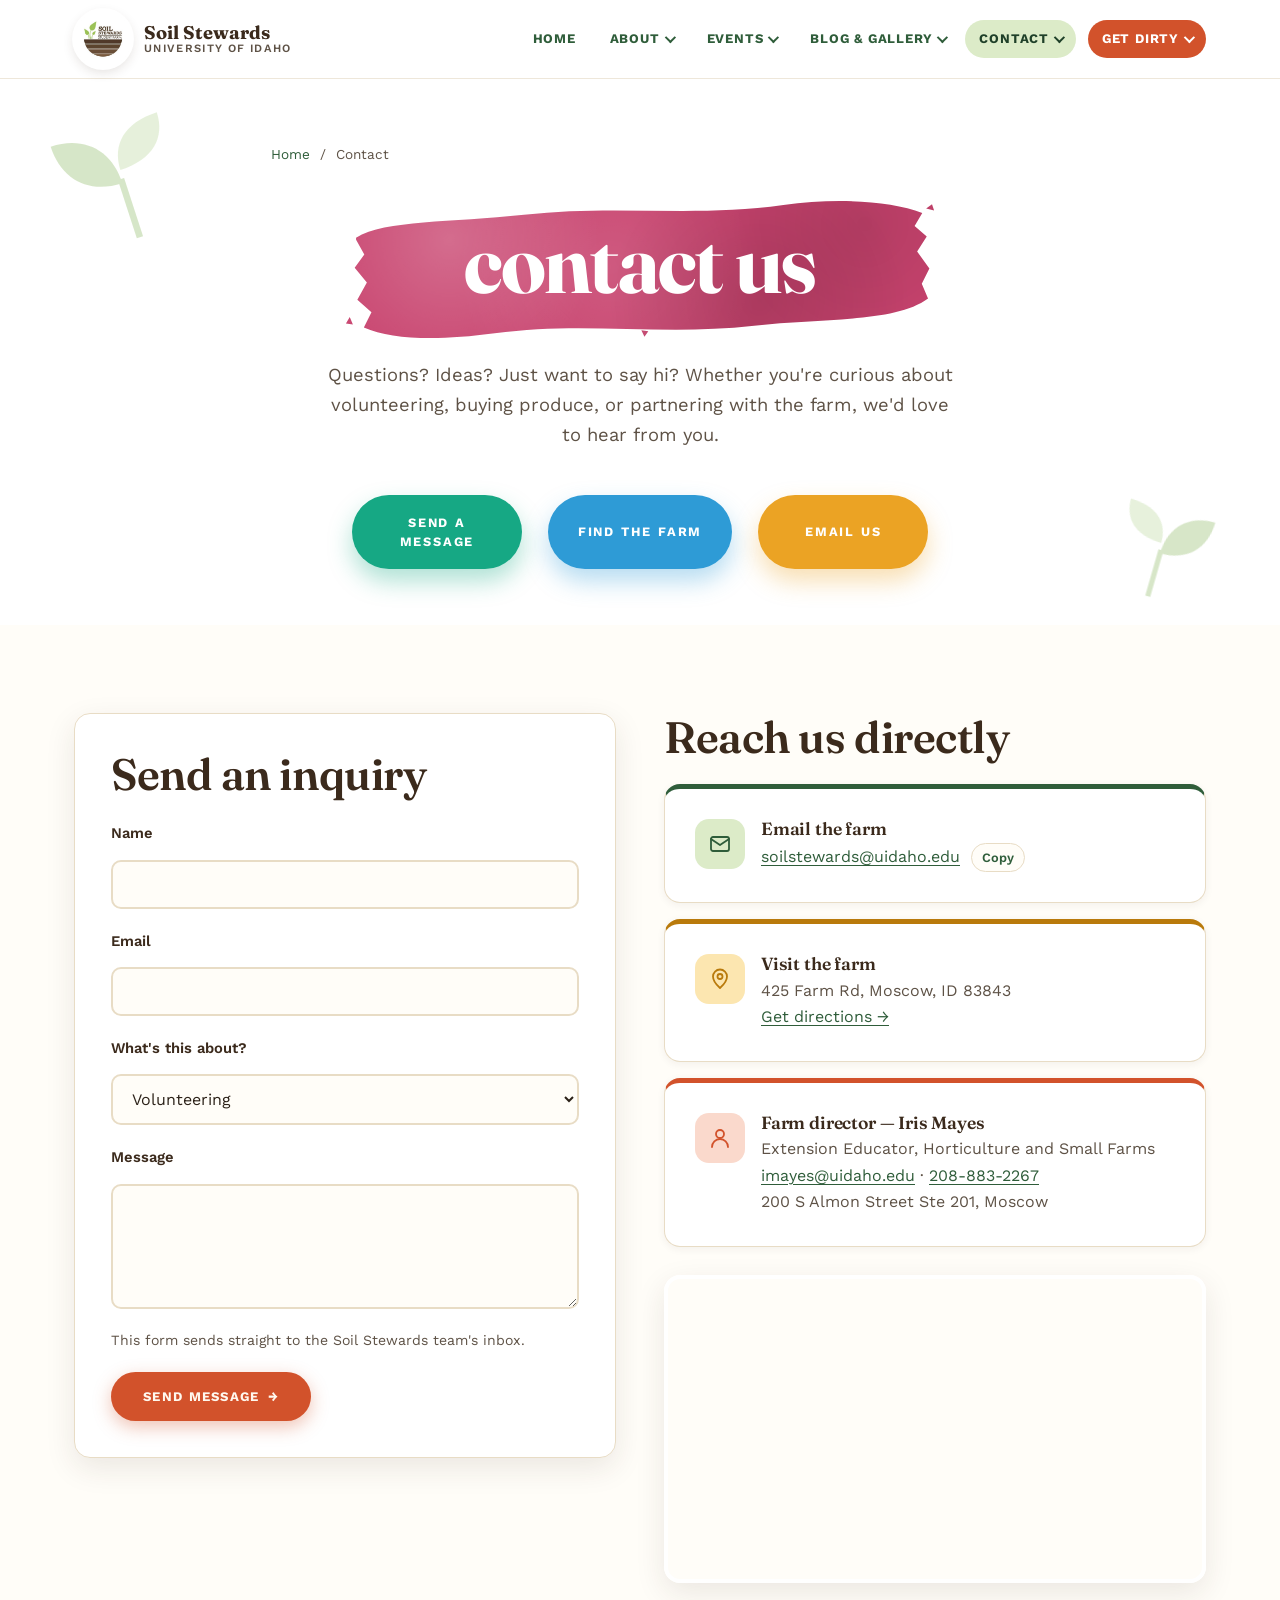
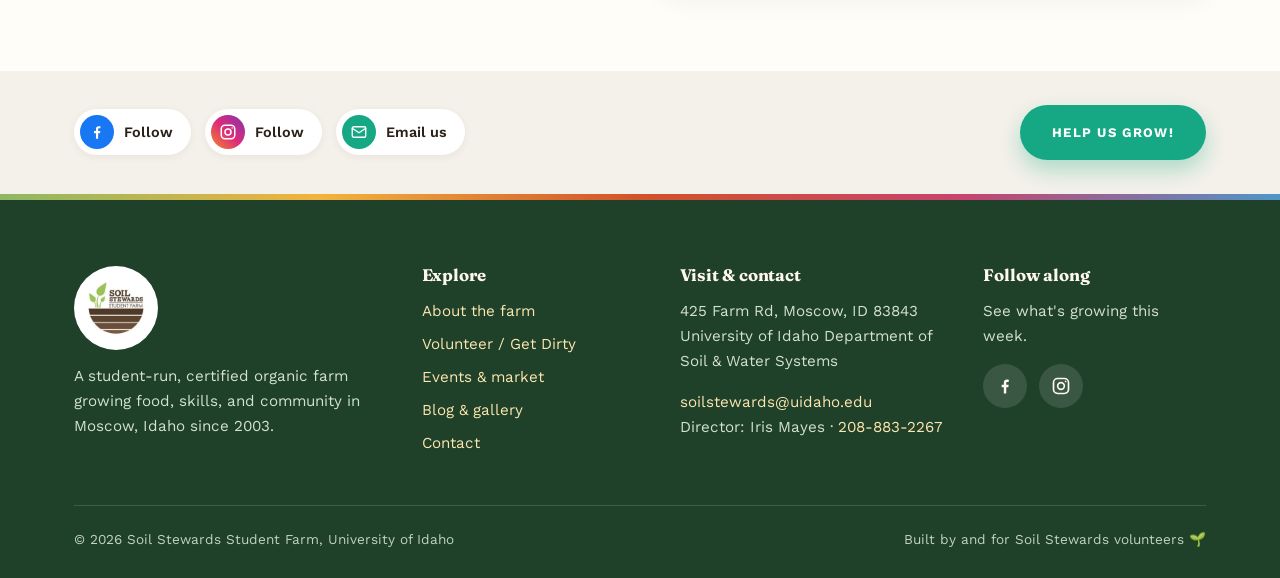
<file: contact.html>
<!DOCTYPE html>
<html lang="en">
<head>
<meta charset="UTF-8">
<meta name="viewport" content="width=device-width, initial-scale=1.0">
<title>Contact | Soil Stewards Farm</title>
<meta name="description" content="Get in touch with the Soil Stewards student farm about volunteering, produce, media, or partnerships.">
<meta name="theme-color" content="#2F5D3A">
<link rel="preconnect" href="https://fonts.googleapis.com">
<link rel="preconnect" href="https://fonts.gstatic.com" crossorigin>
<link href="https://fonts.googleapis.com/css2?family=Fraunces:ital,opsz,wght@0,9..144,500;0,9..144,600;0,9..144,700;1,9..144,600&family=Work+Sans:wght@400;500;600;700&display=swap" rel="stylesheet">
<link rel="stylesheet" href="css/styles.css">
<link rel="icon" href="assets/logo.png">
<script>document.documentElement.classList.add("js");</script>
</head>
<body>

<header class="site-header">
  <div class="nav-row wrap">
    <a href="index.html" class="brand">
      <img src="assets/logo.png" alt="Soil Stewards Student Farm logo" class="brand-mark-img">
      <span class="brand-text">
        <span class="name">Soil Stewards</span>
        <span class="sub">UNIVERSITY OF IDAHO</span>
      </span>
    </a>
    <button class="nav-toggle" aria-label="Toggle menu" aria-controls="main-nav"><span></span><span></span><span></span></button>
    <nav class="main-nav" id="main-nav" aria-label="Main">
      <ul>
        <li><a href="index.html">Home</a></li>
        <li class="has-sub">
          <a href="about.html">About</a>
          <button class="sub-toggle" aria-label="Show About links" aria-expanded="false"></button>
          <ul class="submenu">
            <li><a href="about.html#story">Our story</a></li>
            <li><a href="about.html#timeline">Timeline</a></li>
            <li><a href="about.html#next">What's growing next</a></li>
            <li><a href="about.html#director">Farm director</a></li>
            <li><a href="about.html#videos">Life at the farm</a></li>
          </ul>
        </li>
        <li class="has-sub">
          <a href="events.html">Events</a>
          <button class="sub-toggle" aria-label="Show Events links" aria-expanded="false"></button>
          <ul class="submenu">
            <li><a href="events.html#weekly">Tuesday Market</a></li>
            <li><a href="events.html#weekly">Get Dirty Farm School</a></li>
            <li><a href="events.html#calendar">Upcoming calendar</a></li>
          </ul>
        </li>
        <li class="has-sub">
          <a href="blog.html">Blog &amp; Gallery</a>
          <button class="sub-toggle" aria-label="Show Blog &amp; Gallery links" aria-expanded="false"></button>
          <ul class="submenu">
            <li><a href="blog.html#gallery">Photo &amp; video gallery</a></li>
            <li><a href="blog.html#journal">Farm journal</a></li>
          </ul>
        </li>
        <li class="has-sub">
          <a href="contact.html" class="active" aria-current="page">Contact</a>
          <button class="sub-toggle" aria-label="Show Contact links" aria-expanded="false"></button>
          <ul class="submenu">
            <li><a href="contact.html#inquiry">Send a message</a></li>
            <li><a href="contact.html#visit">Find the farm</a></li>
          </ul>
        </li>
        <li class="has-sub">
          <a href="volunteer.html" class="nav-cta">Get Dirty</a>
          <button class="sub-toggle" aria-label="Show Get Dirty links" aria-expanded="false"></button>
          <ul class="submenu">
            <li><a href="volunteer.html#how">How it works</a></li>
            <li><a href="volunteer.html#programs">Sessions &amp; work-for-share</a></li>
            <li><a href="volunteer.html#signup">Volunteer sign-up</a></li>
            <li><a href="volunteer.html#faq">FAQ</a></li>
          </ul>
        </li>
      </ul>
    </nav>
  </div>
</header>

<section class="title-hero">
  <div class="wrap">
    <p class="crumbs"><a href="index.html">Home</a> &nbsp;/&nbsp; Contact</p>
    <h1 class="brush brush-rose">contact us</h1>
    <p class="lede">Questions? Ideas? Just want to say hi? Whether you're curious about volunteering, buying produce, or partnering with the farm, we'd love to hear from you.</p>
    <nav class="hub" aria-label="On this page">
      <a href="#inquiry">Send a<br>message</a>
      <a href="#visit">Find the farm</a>
      <a href="mailto:soilstewards@uidaho.edu">Email us</a>
    </nav>
  </div>
</section>

<section>
  <div class="wrap grid grid-2" style="gap:48px; align-items:start;">
    <div class="form-card" id="inquiry">
      <h2>Send an inquiry</h2>
      <form class="stack" action="https://formspree.io/f/YOUR_FORM_ID" method="POST" data-ajax data-success="Thanks for reaching out! We'll get back to you by email soon.">
        <div class="field">
          <label for="c-name">Name</label>
          <input type="text" id="c-name" name="name" autocomplete="name" required>
        </div>
        <div class="field">
          <label for="c-email">Email</label>
          <input type="email" id="c-email" name="email" autocomplete="email" required>
        </div>
        <div class="field">
          <label for="c-subject">What's this about?</label>
          <select id="c-subject" name="subject">
            <option>Volunteering</option>
            <option>Buying produce / CSA</option>
            <option>Media or photos</option>
            <option>Partnership or donation</option>
            <option>Something else</option>
          </select>
        </div>
        <div class="field">
          <label for="c-message">Message</label>
          <textarea id="c-message" name="message" rows="5" required></textarea>
        </div>
        <p class="form-note">This form sends straight to the Soil Stewards team's inbox.</p>
        <div class="form-status" role="status" aria-live="polite"></div>
        <button type="submit" class="btn btn-primary" style="align-self:flex-start;">Send message <span class="arrow">&rarr;</span></button>
      </form>
    </div>

    <div id="visit">
      <h2>Reach us directly</h2>
      <div class="grid" style="gap:16px;">
        <div class="card c-green contact-item">
          <div class="icon-badge"><svg viewBox="0 0 24 24" fill="none" stroke="currentColor" stroke-width="1.8" stroke-linecap="round" stroke-linejoin="round"><rect x="3" y="5" width="18" height="14" rx="2"/><path d="M3 7l9 6 9-6"/></svg></div>
          <div>
            <h3>Email the farm</h3>
            <p><a href="mailto:soilstewards@uidaho.edu">soilstewards@uidaho.edu</a>
              <button class="copy-btn" data-copy="soilstewards@uidaho.edu">Copy</button></p>
          </div>
        </div>
        <div class="card c-sun contact-item">
          <div class="icon-badge"><svg viewBox="0 0 24 24" fill="none" stroke="currentColor" stroke-width="1.8" stroke-linecap="round" stroke-linejoin="round"><path d="M12 21s-7-6.2-7-11.5a7 7 0 0 1 14 0C19 14.8 12 21 12 21z"/><circle cx="12" cy="9.5" r="2.5"/></svg></div>
          <div>
            <h3>Visit the farm</h3>
            <p>425 Farm Rd, Moscow, ID 83843<br>
              <a href="https://www.google.com/maps/dir/?api=1&amp;destination=425+Farm+Rd,+Moscow,+ID+83843" target="_blank" rel="noopener">Get directions &rarr;</a></p>
          </div>
        </div>
        <div class="card c-tomato contact-item">
          <div class="icon-badge"><svg viewBox="0 0 24 24" fill="none" stroke="currentColor" stroke-width="1.8" stroke-linecap="round"><circle cx="12" cy="8" r="4"/><path d="M4 21a8 8 0 0 1 16 0"/></svg></div>
          <div>
            <h3>Farm director — Iris Mayes</h3>
            <p>Extension Educator, Horticulture and Small Farms<br>
              <a href="mailto:imayes@uidaho.edu">imayes@uidaho.edu</a> &middot; <a href="tel:+12088832267">208-883-2267</a><br>
              200 S Almon Street Ste 201, Moscow</p>
          </div>
        </div>
      </div>
      <div class="map-frame mt-md">
        <iframe
          title="Soil Stewards Farm location map"
          src="https://www.google.com/maps?q=425+Farm+Rd,+Moscow,+ID+83843&amp;output=embed"
          height="300"
          loading="lazy" referrerpolicy="no-referrer-when-downgrade">
        </iframe>
      </div>
    </div>
  </div>
</section>

<div class="follow-bar">
  <div class="wrap">
    <div class="follow-links">
      <a class="fb" href="https://www.facebook.com/SoilStewardsStudentFarm/" target="_blank" rel="noopener"><span class="ico"><svg viewBox="0 0 24 24" fill="currentColor"><path d="M13.5 21v-7.5h2.5l.4-3h-2.9V8.6c0-.9.3-1.5 1.5-1.5h1.5V4.4c-.3 0-1.2-.1-2.2-.1-2.2 0-3.7 1.3-3.7 3.8v2.4H8v3h2.6V21h2.9z"/></svg></span>Follow</a>
      <a class="ig" href="https://www.instagram.com/soilstewardsuidaho/" target="_blank" rel="noopener"><span class="ico"><svg viewBox="0 0 24 24" fill="none" stroke="currentColor" stroke-width="2"><rect x="3" y="3" width="18" height="18" rx="5"/><circle cx="12" cy="12" r="4"/><circle cx="17.5" cy="6.5" r="1" fill="currentColor" stroke="none"/></svg></span>Follow</a>
      <a class="mail" href="mailto:soilstewards@uidaho.edu"><span class="ico"><svg viewBox="0 0 24 24" fill="none" stroke="currentColor" stroke-width="1.8" stroke-linecap="round" stroke-linejoin="round"><rect x="3" y="5" width="18" height="14" rx="2"/><path d="M3 7l9 6 9-6"/></svg></span>Email us</a>
    </div>
    <a href="volunteer.html#signup" class="btn btn-teal">Help us grow!</a>
  </div>
</div>

<footer class="site-footer">
  <div class="wrap">
    <div class="foot-grid">
      <div class="foot-brand">
        <img src="assets/logo.png" alt="Soil Stewards Student Farm logo">
        <p>A student-run, certified organic farm growing food, skills, and community in Moscow, Idaho since 2003.</p>
      </div>
      <div>
        <h4>Explore</h4>
        <ul class="foot-links">
          <li><a href="about.html">About the farm</a></li>
          <li><a href="volunteer.html">Volunteer / Get Dirty</a></li>
          <li><a href="events.html">Events &amp; market</a></li>
          <li><a href="blog.html">Blog &amp; gallery</a></li>
          <li><a href="contact.html">Contact</a></li>
        </ul>
      </div>
      <div>
        <h4>Visit &amp; contact</h4>
        <p>425 Farm Rd, Moscow, ID 83843<br>University of Idaho Department of Soil &amp; Water Systems</p>
        <p><a href="mailto:soilstewards@uidaho.edu">soilstewards@uidaho.edu</a><br>
          Director: Iris Mayes &middot; <a href="tel:+12088832267">208-883-2267</a></p>
      </div>
      <div>
        <h4>Follow along</h4>
        <p>See what's growing this week.</p>
        <div class="social-row">
          <a class="fb" href="https://www.facebook.com/SoilStewardsStudentFarm/" aria-label="Facebook" target="_blank" rel="noopener"><svg viewBox="0 0 24 24" fill="currentColor"><path d="M13.5 21v-7.5h2.5l.4-3h-2.9V8.6c0-.9.3-1.5 1.5-1.5h1.5V4.4c-.3 0-1.2-.1-2.2-.1-2.2 0-3.7 1.3-3.7 3.8v2.4H8v3h2.6V21h2.9z"/></svg></a>
          <a class="ig" href="https://www.instagram.com/soilstewardsuidaho/" aria-label="Instagram" target="_blank" rel="noopener"><svg viewBox="0 0 24 24" fill="none" stroke="currentColor" stroke-width="2"><rect x="3" y="3" width="18" height="18" rx="5"/><circle cx="12" cy="12" r="4"/><circle cx="17.5" cy="6.5" r="1" fill="currentColor" stroke="none"/></svg></a>
        </div>
      </div>
    </div>
    <div class="foot-bottom">
      <span>&copy; <span data-year>2026</span> Soil Stewards Student Farm, University of Idaho</span>
      <span>Built by and for Soil Stewards volunteers 🌱</span>
    </div>
  </div>
</footer>

<script src="js/main.js"></script>
</body>
</html>
</file>
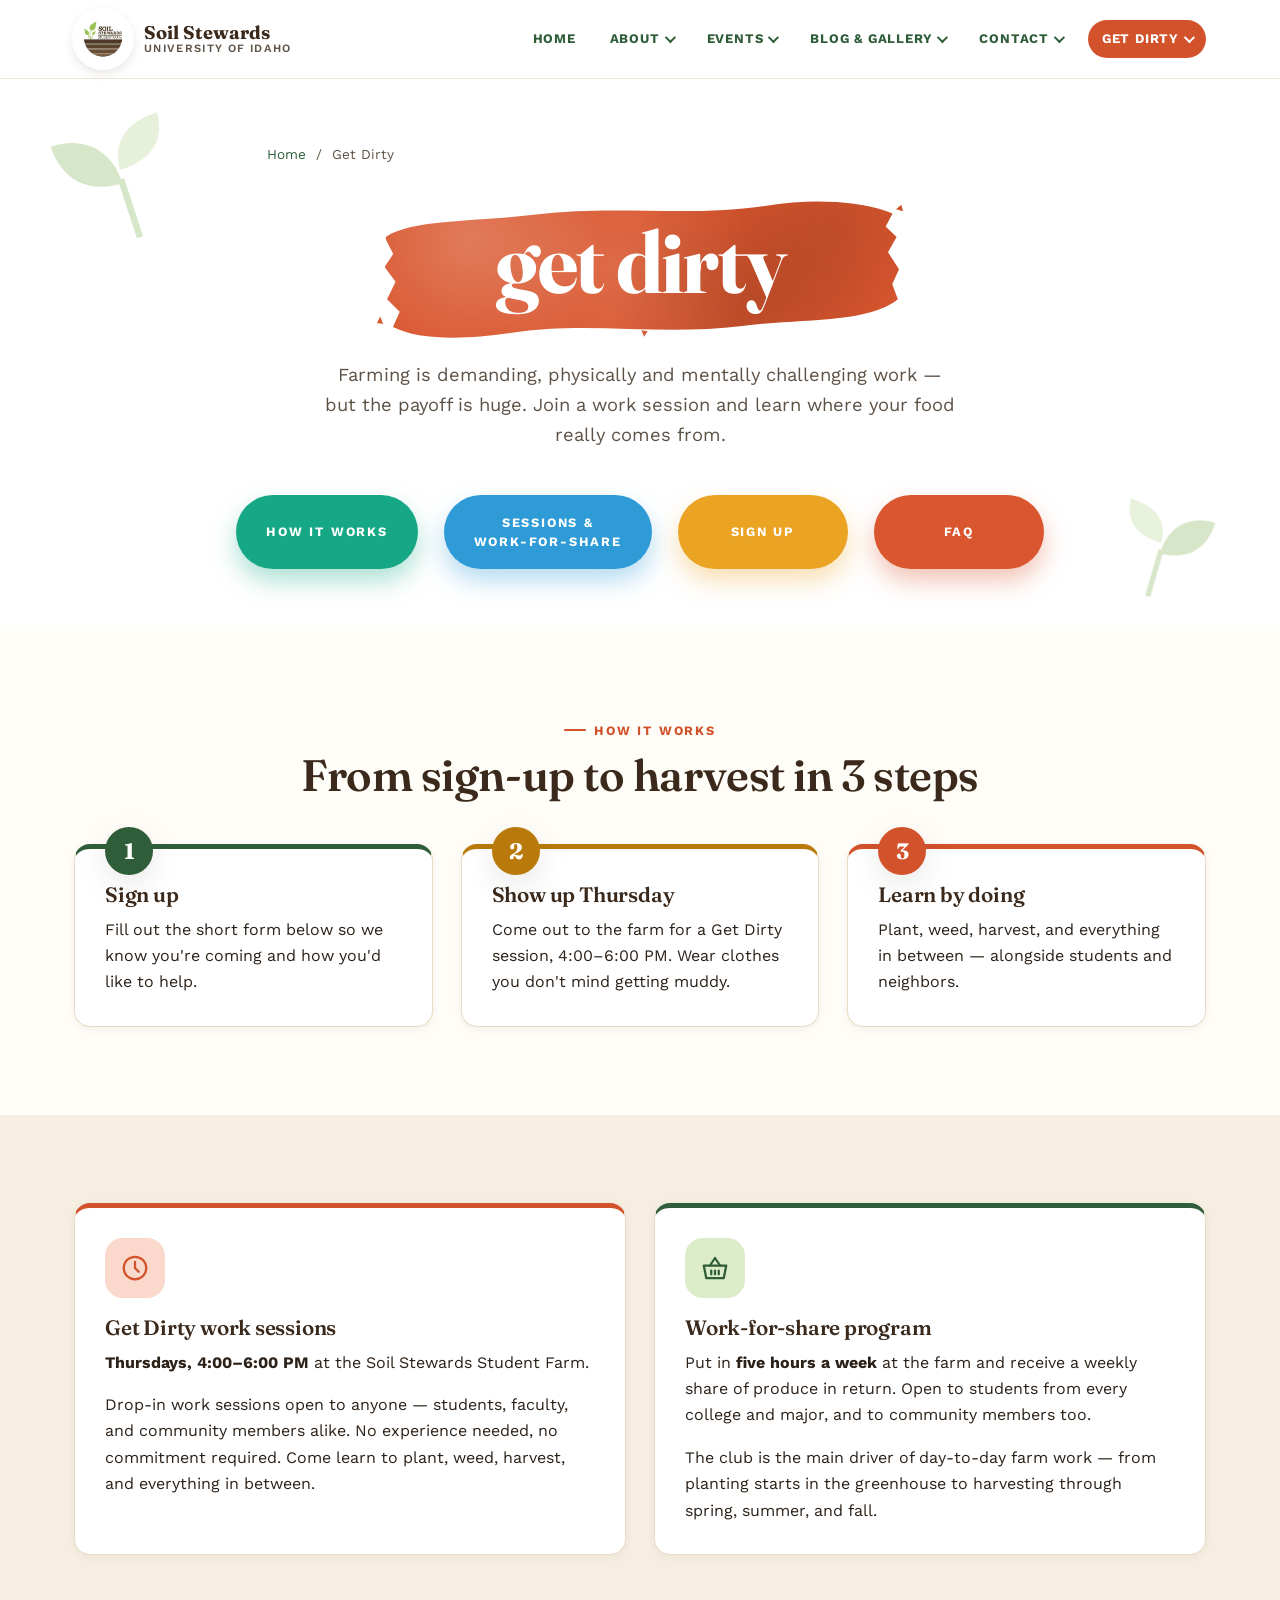
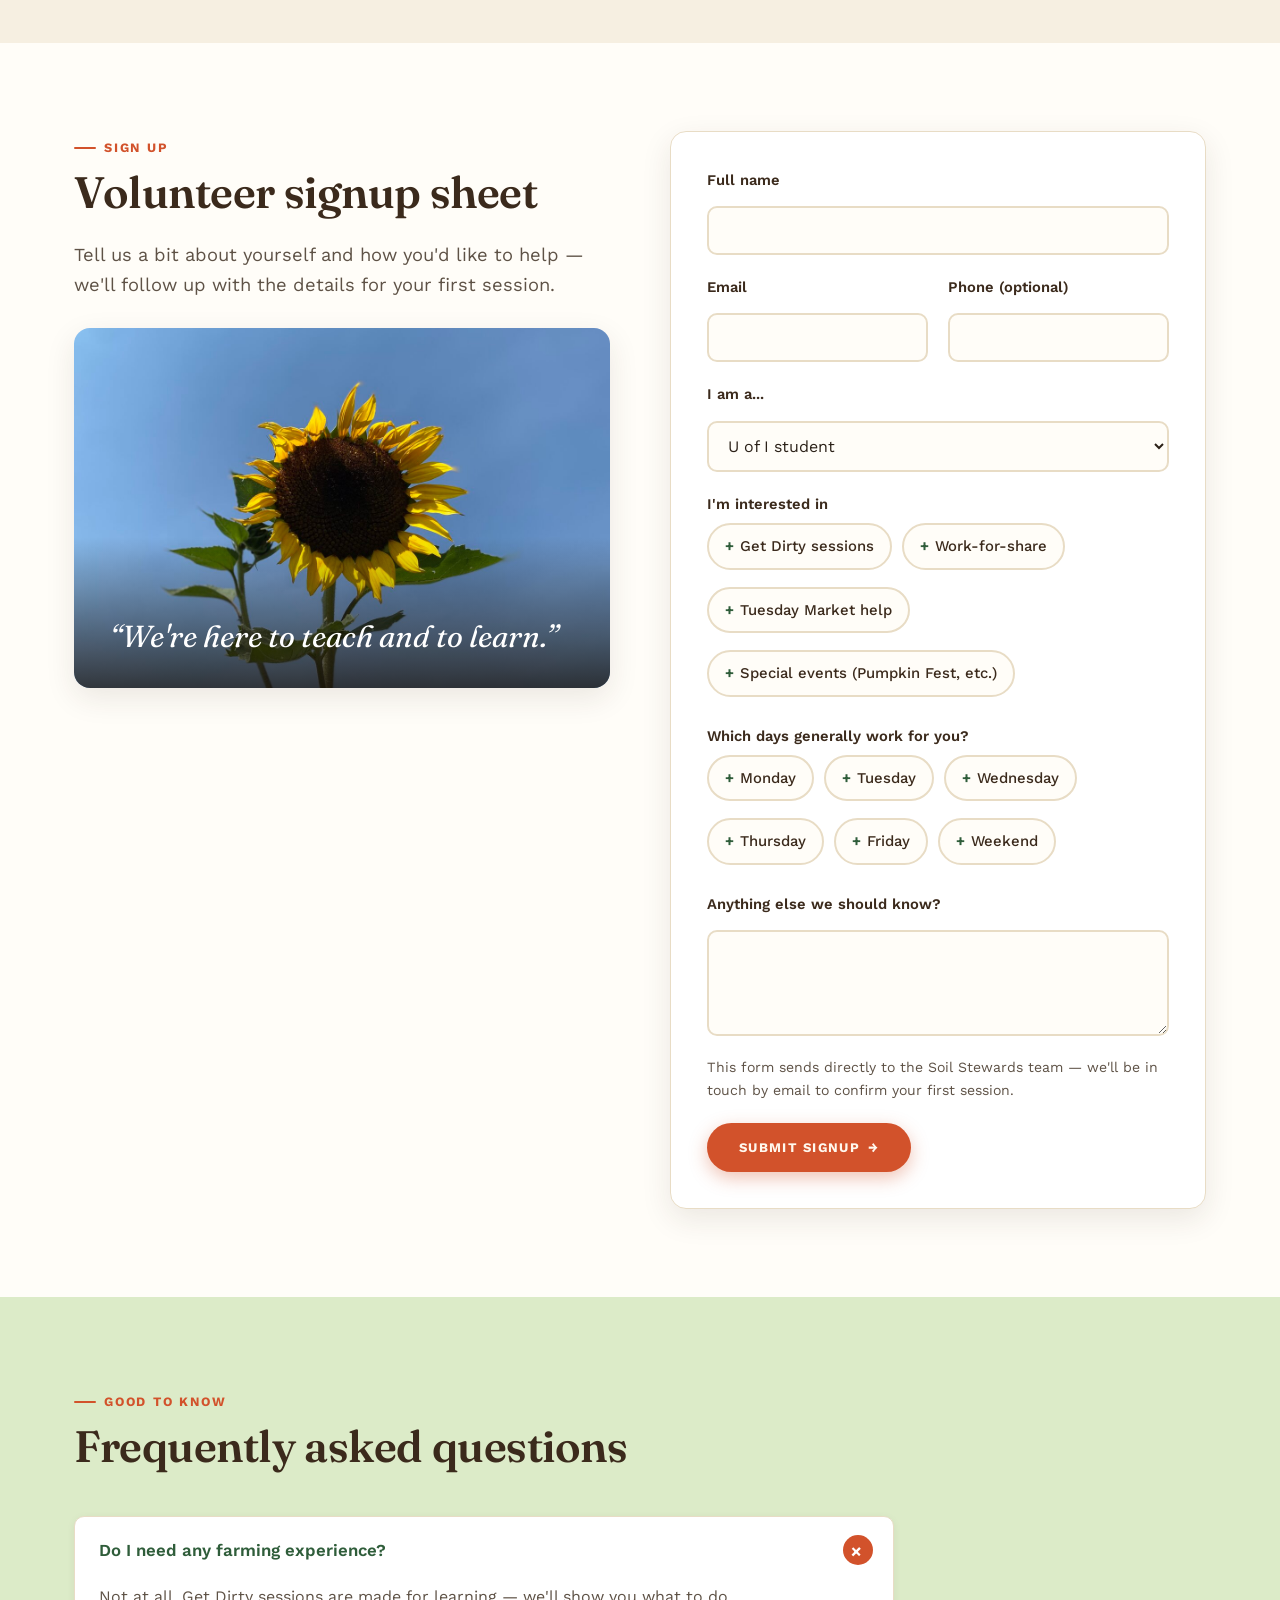
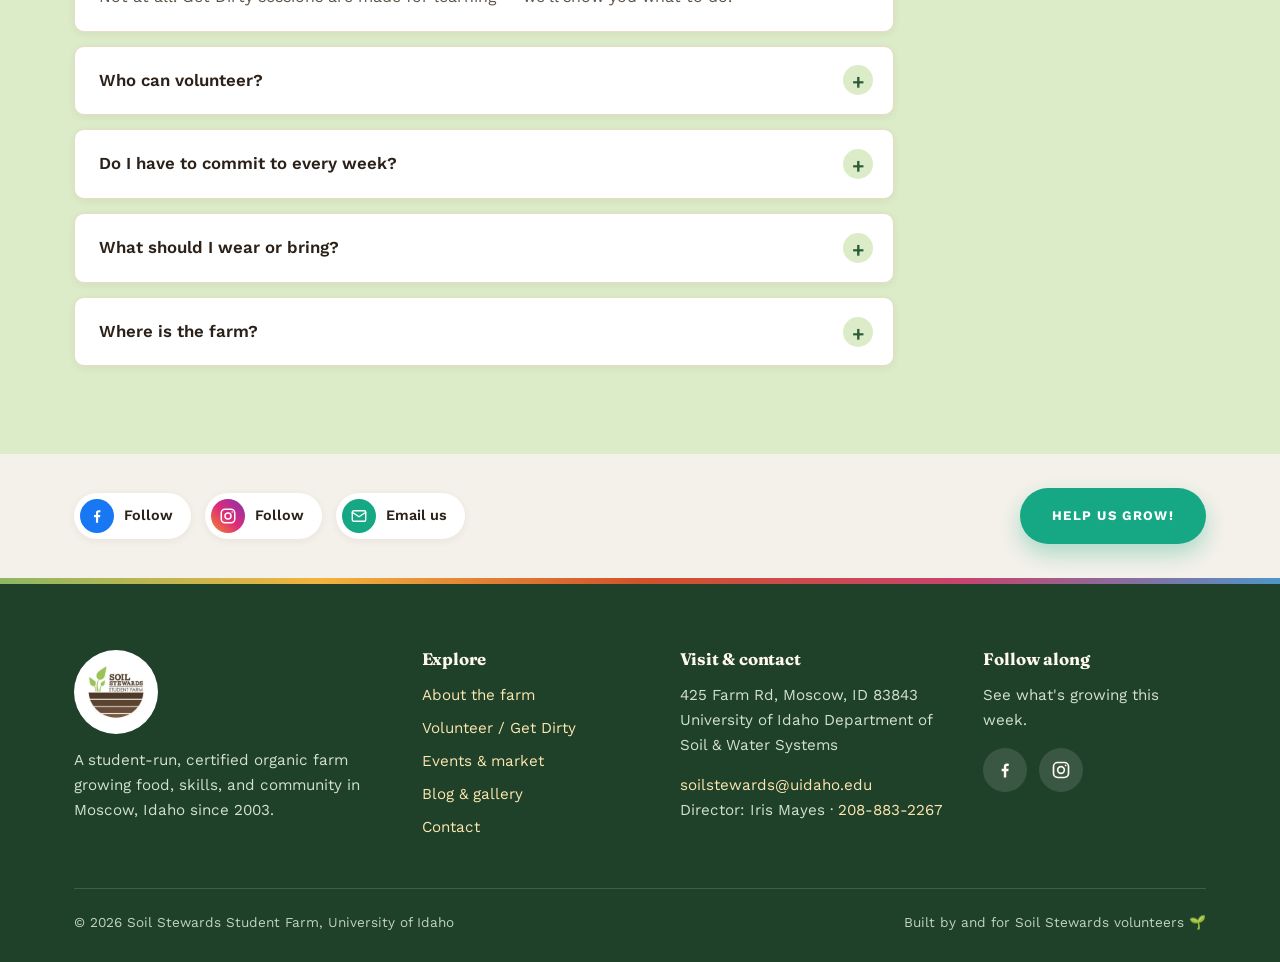
<file: volunteer.html>
<!DOCTYPE html>
<html lang="en">
<head>
<meta charset="UTF-8">
<meta name="viewport" content="width=device-width, initial-scale=1.0">
<title>Get Dirty — Volunteer | Soil Stewards Farm</title>
<meta name="description" content="Volunteer at the Soil Stewards student farm — weekly Get Dirty work sessions and a work-for-share program. No experience needed.">
<meta name="theme-color" content="#2F5D3A">
<link rel="preconnect" href="https://fonts.googleapis.com">
<link rel="preconnect" href="https://fonts.gstatic.com" crossorigin>
<link href="https://fonts.googleapis.com/css2?family=Fraunces:ital,opsz,wght@0,9..144,500;0,9..144,600;0,9..144,700;1,9..144,600&family=Work+Sans:wght@400;500;600;700&display=swap" rel="stylesheet">
<link rel="stylesheet" href="css/styles.css">
<link rel="icon" href="assets/logo.png">
<script>document.documentElement.classList.add("js");</script>
</head>
<body>

<header class="site-header">
  <div class="nav-row wrap">
    <a href="index.html" class="brand">
      <img src="assets/logo.png" alt="Soil Stewards Student Farm logo" class="brand-mark-img">
      <span class="brand-text">
        <span class="name">Soil Stewards</span>
        <span class="sub">UNIVERSITY OF IDAHO</span>
      </span>
    </a>
    <button class="nav-toggle" aria-label="Toggle menu" aria-controls="main-nav"><span></span><span></span><span></span></button>
    <nav class="main-nav" id="main-nav" aria-label="Main">
      <ul>
        <li><a href="index.html">Home</a></li>
        <li class="has-sub">
          <a href="about.html">About</a>
          <button class="sub-toggle" aria-label="Show About links" aria-expanded="false"></button>
          <ul class="submenu">
            <li><a href="about.html#story">Our story</a></li>
            <li><a href="about.html#timeline">Timeline</a></li>
            <li><a href="about.html#next">What's growing next</a></li>
            <li><a href="about.html#director">Farm director</a></li>
            <li><a href="about.html#videos">Life at the farm</a></li>
          </ul>
        </li>
        <li class="has-sub">
          <a href="events.html">Events</a>
          <button class="sub-toggle" aria-label="Show Events links" aria-expanded="false"></button>
          <ul class="submenu">
            <li><a href="events.html#weekly">Tuesday Market</a></li>
            <li><a href="events.html#weekly">Get Dirty Farm School</a></li>
            <li><a href="events.html#calendar">Upcoming calendar</a></li>
          </ul>
        </li>
        <li class="has-sub">
          <a href="blog.html">Blog &amp; Gallery</a>
          <button class="sub-toggle" aria-label="Show Blog &amp; Gallery links" aria-expanded="false"></button>
          <ul class="submenu">
            <li><a href="blog.html#gallery">Photo &amp; video gallery</a></li>
            <li><a href="blog.html#journal">Farm journal</a></li>
          </ul>
        </li>
        <li class="has-sub">
          <a href="contact.html">Contact</a>
          <button class="sub-toggle" aria-label="Show Contact links" aria-expanded="false"></button>
          <ul class="submenu">
            <li><a href="contact.html#inquiry">Send a message</a></li>
            <li><a href="contact.html#visit">Find the farm</a></li>
          </ul>
        </li>
        <li class="has-sub">
          <a href="volunteer.html" class="active nav-cta" aria-current="page">Get Dirty</a>
          <button class="sub-toggle" aria-label="Show Get Dirty links" aria-expanded="false"></button>
          <ul class="submenu">
            <li><a href="volunteer.html#how">How it works</a></li>
            <li><a href="volunteer.html#programs">Sessions &amp; work-for-share</a></li>
            <li><a href="volunteer.html#signup">Volunteer sign-up</a></li>
            <li><a href="volunteer.html#faq">FAQ</a></li>
          </ul>
        </li>
      </ul>
    </nav>
  </div>
</header>

<section class="title-hero">
  <div class="wrap">
    <p class="crumbs"><a href="index.html">Home</a> &nbsp;/&nbsp; Get Dirty</p>
    <h1 class="brush brush-tomato">get dirty</h1>
    <p class="lede">Farming is demanding, physically and mentally challenging work — but the payoff is huge. Join a work session and learn where your food really comes from.</p>
    <nav class="hub" aria-label="On this page">
      <a href="#how">How it works</a>
      <a href="#programs">Sessions &amp;<br>work-for-share</a>
      <a href="#signup">Sign up</a>
      <a href="#faq">FAQ</a>
    </nav>
  </div>
</section>

<section id="how">
  <div class="wrap">
    <div class="section-head center">
      <span class="eyebrow">How it works</span>
      <h2>From sign-up to harvest in 3 steps</h2>
    </div>
    <div class="grid grid-3 steps">
      <div class="card step c-green">
        <h3>Sign up</h3>
        <p>Fill out the short form below so we know you're coming and how you'd like to help.</p>
      </div>
      <div class="card step c-sun">
        <h3>Show up Thursday</h3>
        <p>Come out to the farm for a Get Dirty session, 4:00–6:00 PM. Wear clothes you don't mind getting muddy.</p>
      </div>
      <div class="card step c-tomato">
        <h3>Learn by doing</h3>
        <p>Plant, weed, harvest, and everything in between — alongside students and neighbors.</p>
      </div>
    </div>
  </div>
</section>

<section class="section-alt" id="programs">
  <div class="wrap grid grid-2">
    <div class="card c-tomato">
      <div class="icon-badge"><svg viewBox="0 0 24 24" fill="none" stroke="currentColor" stroke-width="1.8" stroke-linecap="round"><circle cx="12" cy="12" r="9"/><path d="M12 7v5l3 3"/></svg></div>
      <h3>Get Dirty work sessions</h3>
      <p><strong>Thursdays, 4:00–6:00 PM</strong> at the Soil Stewards Student Farm.</p>
      <p>Drop-in work sessions open to anyone — students, faculty, and community members alike. No experience needed, no commitment required. Come learn to plant, weed, harvest, and everything in between.</p>
    </div>
    <div class="card c-green">
      <div class="icon-badge"><svg viewBox="0 0 24 24" fill="none" stroke="currentColor" stroke-width="1.8" stroke-linecap="round" stroke-linejoin="round"><path d="M3 10h18l-2 10H5L3 10z"/><path d="M8 10l4-6 4 6"/><path d="M9 14v3M15 14v3M12 14v3"/></svg></div>
      <h3>Work-for-share program</h3>
      <p>Put in <strong>five hours a week</strong> at the farm and receive a weekly share of produce in return. Open to students from every college and major, and to community members too.</p>
      <p>The club is the main driver of day-to-day farm work — from planting starts in the greenhouse to harvesting through spring, summer, and fall.</p>
    </div>
  </div>
</section>

<section id="signup">
  <div class="wrap split" style="align-items:start;">
    <div>
      <span class="eyebrow">Sign up</span>
      <h2>Volunteer signup sheet</h2>
      <p class="lede">Tell us a bit about yourself and how you'd like to help — we'll follow up with the details for your first session.</p>
      <div class="photo-band mt-md" style="height:360px;">
        <img src="assets/photo-08.jpg" alt="Sunflower towering over squash plants" loading="lazy">
        <div class="quote">&ldquo;We're here to teach and to learn.&rdquo;</div>
      </div>
    </div>

    <div class="form-card">
      <form class="stack" action="https://formspree.io/f/YOUR_FORM_ID" method="POST" data-ajax data-success="Thanks for signing up! We'll email you soon with details for your first session. 🌱">
        <div class="field">
          <label for="v-name">Full name</label>
          <input type="text" id="v-name" name="name" autocomplete="name" required>
        </div>
        <div class="grid grid-2" style="gap:20px;">
          <div class="field">
            <label for="v-email">Email</label>
            <input type="email" id="v-email" name="email" autocomplete="email" required>
          </div>
          <div class="field">
            <label for="v-phone">Phone (optional)</label>
            <input type="tel" id="v-phone" name="phone" autocomplete="tel">
          </div>
        </div>
        <div class="field">
          <label for="v-role">I am a...</label>
          <select id="v-role" name="role">
            <option>U of I student</option>
            <option>U of I faculty/staff</option>
            <option>Community member</option>
            <option>Other</option>
          </select>
        </div>
        <fieldset class="field">
          <legend>I'm interested in</legend>
          <div class="chip-group">
          <label class="chip"><input type="checkbox" name="interest" value="Get Dirty sessions"><span>Get Dirty sessions</span></label>
          <label class="chip"><input type="checkbox" name="interest" value="Work-for-share program"><span>Work-for-share</span></label>
          <label class="chip"><input type="checkbox" name="interest" value="Tuesday Market"><span>Tuesday Market help</span></label>
          <label class="chip"><input type="checkbox" name="interest" value="Special events"><span>Special events (Pumpkin Fest, etc.)</span></label>
          </div>
        </fieldset>
        <fieldset class="field">
          <legend>Which days generally work for you?</legend>
          <div class="chip-group">
          <label class="chip"><input type="checkbox" name="availability" value="Monday"><span>Monday</span></label>
          <label class="chip"><input type="checkbox" name="availability" value="Tuesday"><span>Tuesday</span></label>
          <label class="chip"><input type="checkbox" name="availability" value="Wednesday"><span>Wednesday</span></label>
          <label class="chip"><input type="checkbox" name="availability" value="Thursday"><span>Thursday</span></label>
          <label class="chip"><input type="checkbox" name="availability" value="Friday"><span>Friday</span></label>
          <label class="chip"><input type="checkbox" name="availability" value="Weekend"><span>Weekend</span></label>
          </div>
        </fieldset>
        <div class="field">
          <label for="v-message">Anything else we should know?</label>
          <textarea id="v-message" name="message" rows="4"></textarea>
        </div>
        <p class="form-note">This form sends directly to the Soil Stewards team — we'll be in touch by email to confirm your first session.</p>
        <div class="form-status" role="status" aria-live="polite"></div>
        <button type="submit" class="btn btn-primary" style="align-self:flex-start;">Submit signup <span class="arrow">&rarr;</span></button>
      </form>
    </div>
  </div>
</section>

<section class="section-green" id="faq">
  <div class="wrap">
    <div class="section-head">
      <span class="eyebrow">Good to know</span>
      <h2>Frequently asked questions</h2>
    </div>
    <div class="faq">
      <details open>
        <summary>Do I need any farming experience?</summary>
        <div class="answer"><p>Not at all. Get Dirty sessions are made for learning — we'll show you what to do.</p></div>
      </details>
      <details>
        <summary>Who can volunteer?</summary>
        <div class="answer"><p>Anyone! Students from every college and major, U of I faculty and staff, and community members are all welcome.</p></div>
      </details>
      <details>
        <summary>Do I have to commit to every week?</summary>
        <div class="answer"><p>No commitment is required for Get Dirty sessions — come when you can. If you'd like something regular, the work-for-share program asks for five hours a week in exchange for a weekly share of produce.</p></div>
      </details>
      <details>
        <summary>What should I wear or bring?</summary>
        <div class="answer"><p>Clothes and closed-toe shoes you don't mind getting dirty, sun protection, and a water bottle.</p></div>
      </details>
      <details>
        <summary>Where is the farm?</summary>
        <div class="answer"><p>425 Farm Rd, Moscow, ID 83843 — near the U of I Sheep Center. See the map on our <a href="contact.html">contact page</a>.</p></div>
      </details>
    </div>
  </div>
</section>

<div class="follow-bar">
  <div class="wrap">
    <div class="follow-links">
      <a class="fb" href="https://www.facebook.com/SoilStewardsStudentFarm/" target="_blank" rel="noopener"><span class="ico"><svg viewBox="0 0 24 24" fill="currentColor"><path d="M13.5 21v-7.5h2.5l.4-3h-2.9V8.6c0-.9.3-1.5 1.5-1.5h1.5V4.4c-.3 0-1.2-.1-2.2-.1-2.2 0-3.7 1.3-3.7 3.8v2.4H8v3h2.6V21h2.9z"/></svg></span>Follow</a>
      <a class="ig" href="https://www.instagram.com/soilstewardsuidaho/" target="_blank" rel="noopener"><span class="ico"><svg viewBox="0 0 24 24" fill="none" stroke="currentColor" stroke-width="2"><rect x="3" y="3" width="18" height="18" rx="5"/><circle cx="12" cy="12" r="4"/><circle cx="17.5" cy="6.5" r="1" fill="currentColor" stroke="none"/></svg></span>Follow</a>
      <a class="mail" href="mailto:soilstewards@uidaho.edu"><span class="ico"><svg viewBox="0 0 24 24" fill="none" stroke="currentColor" stroke-width="1.8" stroke-linecap="round" stroke-linejoin="round"><rect x="3" y="5" width="18" height="14" rx="2"/><path d="M3 7l9 6 9-6"/></svg></span>Email us</a>
    </div>
    <a href="volunteer.html#signup" class="btn btn-teal">Help us grow!</a>
  </div>
</div>

<footer class="site-footer">
  <div class="wrap">
    <div class="foot-grid">
      <div class="foot-brand">
        <img src="assets/logo.png" alt="Soil Stewards Student Farm logo">
        <p>A student-run, certified organic farm growing food, skills, and community in Moscow, Idaho since 2003.</p>
      </div>
      <div>
        <h4>Explore</h4>
        <ul class="foot-links">
          <li><a href="about.html">About the farm</a></li>
          <li><a href="volunteer.html">Volunteer / Get Dirty</a></li>
          <li><a href="events.html">Events &amp; market</a></li>
          <li><a href="blog.html">Blog &amp; gallery</a></li>
          <li><a href="contact.html">Contact</a></li>
        </ul>
      </div>
      <div>
        <h4>Visit &amp; contact</h4>
        <p>425 Farm Rd, Moscow, ID 83843<br>University of Idaho Department of Soil &amp; Water Systems</p>
        <p><a href="mailto:soilstewards@uidaho.edu">soilstewards@uidaho.edu</a><br>
          Director: Iris Mayes &middot; <a href="tel:+12088832267">208-883-2267</a></p>
      </div>
      <div>
        <h4>Follow along</h4>
        <p>See what's growing this week.</p>
        <div class="social-row">
          <a class="fb" href="https://www.facebook.com/SoilStewardsStudentFarm/" aria-label="Facebook" target="_blank" rel="noopener"><svg viewBox="0 0 24 24" fill="currentColor"><path d="M13.5 21v-7.5h2.5l.4-3h-2.9V8.6c0-.9.3-1.5 1.5-1.5h1.5V4.4c-.3 0-1.2-.1-2.2-.1-2.2 0-3.7 1.3-3.7 3.8v2.4H8v3h2.6V21h2.9z"/></svg></a>
          <a class="ig" href="https://www.instagram.com/soilstewardsuidaho/" aria-label="Instagram" target="_blank" rel="noopener"><svg viewBox="0 0 24 24" fill="none" stroke="currentColor" stroke-width="2"><rect x="3" y="3" width="18" height="18" rx="5"/><circle cx="12" cy="12" r="4"/><circle cx="17.5" cy="6.5" r="1" fill="currentColor" stroke="none"/></svg></a>
        </div>
      </div>
    </div>
    <div class="foot-bottom">
      <span>&copy; <span data-year>2026</span> Soil Stewards Student Farm, University of Idaho</span>
      <span>Built by and for Soil Stewards volunteers 🌱</span>
    </div>
  </div>
</footer>

<script src="js/main.js"></script>
</body>
</html>
</file>
<file: css/styles.css>
/* ==========================================================================
   Soil Stewards Farm — Stylesheet
   Palette pulled from the logo (leaf green, soil brown) and the farm photos
   (sunflower gold, rose, sky blue, tomato).
   Type: Fraunces (display) + Work Sans (body)
   ========================================================================== */

:root {
  /* earth */
  --soil: #3B2A1C;
  --soil-mid: #5C4330;
  --soil-light: #8A6A4E;

  /* greens */
  --forest: #2F5D3A;
  --forest-dark: #1F4029;
  --leaf: #8DB863;
  --leaf-light: #DCEBC8;

  /* accents */
  --sunflower: #F2B33D;
  --sunflower-light: #FCE6B0;
  --tomato: #D2522B;
  --tomato-dark: #B03F1C;
  --rose: #C8436E;
  --rose-light: #F8D7E1;
  --sky: #4F95C9;
  --sky-light: #D6E9F7;

  /* paper */
  --parchment: #FBF6EC;
  --parchment-deep: #F1E7D3;
  --card: #FFFFFF;
  --line: #E8DCC5;
  --ink: #2B2118;
  --ink-soft: #5E5246;

  --font-display: "Fraunces", Georgia, serif;
  --font-body: "Work Sans", -apple-system, BlinkMacSystemFont, sans-serif;

  --max-width: 1180px;
  --radius: 16px;
  --radius-sm: 10px;
  --shadow-sm: 0 2px 8px rgba(59, 42, 28, .06);
  --shadow: 0 10px 30px rgba(59, 42, 28, .10);
  --shadow-lg: 0 24px 50px rgba(59, 42, 28, .18);
  --ease: cubic-bezier(.2, .7, .2, 1);
}

* { box-sizing: border-box; }

html { scroll-behavior: smooth; scroll-padding-top: 90px; }

body {
  margin: 0;
  font-family: var(--font-body);
  color: var(--ink);
  background: var(--parchment);
  line-height: 1.65;
  -webkit-font-smoothing: antialiased;
  overflow-x: hidden;
}

img, video { max-width: 100%; display: block; }
svg { max-width: 100%; }

a { color: var(--forest); text-underline-offset: 3px; }
a:hover { color: var(--tomato); }

:focus-visible { outline: 3px solid var(--sunflower); outline-offset: 3px; border-radius: 4px; }

.wrap {
  max-width: var(--max-width);
  margin: 0 auto;
  padding: 0 24px;
}

h1, h2, h3, h4 {
  font-family: var(--font-display);
  color: var(--soil);
  line-height: 1.12;
  margin: 0 0 0.5em;
  letter-spacing: -0.01em;
}

h1 { font-size: clamp(2.4rem, 5.4vw, 4rem); font-weight: 700; }
h2 { font-size: clamp(1.9rem, 3.6vw, 2.75rem); font-weight: 600; }
h3 { font-size: 1.3rem; font-weight: 600; }

p { max-width: 64ch; margin: 0 0 1em; }

.lede {
  font-size: 1.15rem;
  color: var(--ink-soft);
  max-width: 58ch;
}

/* highlighted word in headings */
.hl {
  color: var(--sunflower);
  font-style: italic;
}
.hl-green { color: var(--forest); font-style: italic; }

/* ---------- Buttons ---------- */

.btn {
  display: inline-flex;
  align-items: center;
  gap: 8px;
  padding: 13px 26px;
  border-radius: 999px;
  font-family: var(--font-body);
  font-weight: 600;
  font-size: 0.98rem;
  text-decoration: none;
  border: 2px solid transparent;
  cursor: pointer;
  transition: transform .2s var(--ease), box-shadow .2s var(--ease), background .2s, color .2s, border-color .2s;
}
.btn .arrow { transition: transform .2s var(--ease); }
.btn:hover { transform: translateY(-2px); }
.btn:hover .arrow { transform: translateX(4px); }

.btn-primary {
  background: var(--tomato);
  color: #FFF8EE;
  box-shadow: 0 6px 18px rgba(210, 82, 43, .35);
}
.btn-primary:hover { background: var(--tomato-dark); color: #fff; box-shadow: 0 10px 24px rgba(210, 82, 43, .45); }

.btn-sun {
  background: var(--sunflower);
  color: var(--soil);
  box-shadow: 0 6px 18px rgba(242, 179, 61, .35);
}
.btn-sun:hover { background: #F7C25A; color: var(--soil); }

.btn-secondary {
  background: transparent;
  border-color: var(--forest);
  color: var(--forest);
}
.btn-secondary:hover { background: var(--forest); color: #fff; }

.btn-light {
  background: rgba(255, 255, 255, .14);
  border-color: rgba(255, 255, 255, .6);
  color: #fff;
  backdrop-filter: blur(4px);
}
.btn-light:hover { background: #fff; color: var(--soil); }

.btn-sm { padding: 9px 18px; font-size: 0.9rem; }

/* ---------- Header / Nav ---------- */

header.site-header {
  position: sticky;
  top: 0;
  z-index: 50;
  background: rgba(251, 246, 236, .92);
  backdrop-filter: saturate(1.4) blur(10px);
  -webkit-backdrop-filter: saturate(1.4) blur(10px);
  border-bottom: 1px solid transparent;
  transition: box-shadow .25s, border-color .25s;
}
header.site-header.scrolled {
  border-bottom-color: var(--line);
  box-shadow: 0 6px 20px rgba(59, 42, 28, .08);
}

.nav-row {
  display: flex;
  align-items: center;
  justify-content: space-between;
  gap: 20px;
  padding-top: 10px;
  padding-bottom: 10px;
  transition: padding .25s;
}
.scrolled .nav-row { padding-top: 6px; padding-bottom: 6px; }

.brand {
  display: flex;
  align-items: center;
  gap: 12px;
  text-decoration: none;
  color: var(--soil);
}

.brand-mark-img {
  width: 58px;
  height: 58px;
  object-fit: cover;
  border-radius: 50%;
  background: #fff;
  box-shadow: 0 0 0 2px #fff, 0 4px 12px rgba(59, 42, 28, .15);
  flex-shrink: 0;
  transition: width .25s, height .25s, transform .4s var(--ease);
}
.brand:hover .brand-mark-img { transform: rotate(-8deg) scale(1.04); }
.scrolled .brand-mark-img { width: 46px; height: 46px; }

.brand-text { line-height: 1.15; }
.brand-text .name { display: block; font-family: var(--font-display); font-size: 1.15rem; font-weight: 700; }
.brand-text .sub { display: block; font-size: 0.7rem; letter-spacing: 0.12em; font-weight: 600; color: var(--ink-soft); }

nav.main-nav ul {
  display: flex;
  align-items: center;
  gap: 6px;
  list-style: none;
  margin: 0;
  padding: 0;
}

nav.main-nav a {
  display: block;
  text-decoration: none;
  color: var(--soil);
  font-weight: 600;
  font-size: 0.95rem;
  padding: 8px 14px;
  border-radius: 999px;
  transition: background .2s, color .2s;
}
nav.main-nav a:hover { background: var(--leaf-light); color: var(--forest-dark); }
nav.main-nav a.active { background: var(--forest); color: #fff; }

nav.main-nav a.nav-cta {
  background: var(--tomato);
  color: #fff;
  margin-left: 6px;
}
nav.main-nav a.nav-cta:hover { background: var(--tomato-dark); }

.nav-toggle {
  display: none;
  background: none;
  border: none;
  cursor: pointer;
  padding: 8px;
  border-radius: 8px;
}
.nav-toggle span {
  display: block;
  width: 26px;
  height: 3px;
  background: var(--soil);
  margin: 5px 0;
  border-radius: 2px;
  transition: transform .3s var(--ease), opacity .2s;
}
.nav-toggle[aria-expanded="true"] span:nth-child(1) { transform: translateY(8px) rotate(45deg); }
.nav-toggle[aria-expanded="true"] span:nth-child(2) { opacity: 0; }
.nav-toggle[aria-expanded="true"] span:nth-child(3) { transform: translateY(-8px) rotate(-45deg); }

@media (max-width: 960px) {
  nav.main-nav {
    position: absolute;
    top: 100%;
    left: 0;
    right: 0;
    background: var(--parchment);
    box-shadow: 0 16px 30px rgba(59, 42, 28, .15);
    border-top: 1px solid var(--line);
    clip-path: inset(0 0 100% 0);
    visibility: hidden;
    transition: clip-path .35s var(--ease), visibility 0s .35s;
  }
  nav.main-nav.open {
    clip-path: inset(0 0 0 0);
    visibility: visible;
    transition: clip-path .35s var(--ease);
  }
  nav.main-nav ul {
    flex-direction: column;
    align-items: stretch;
    gap: 4px;
    padding: 12px 24px 22px;
  }
  nav.main-nav a { padding: 12px 16px; font-size: 1.05rem; }
  nav.main-nav a.nav-cta { margin: 8px 0 0; text-align: center; }
  .nav-toggle { display: block; }
}

/* ---------- Home hero ---------- */

.hero {
  position: relative;
  overflow: hidden;
  background:
    radial-gradient(circle at 85% 20%, rgba(242, 179, 61, .35), transparent 45%),
    radial-gradient(circle at 10% 90%, rgba(141, 184, 99, .35), transparent 50%),
    linear-gradient(160deg, var(--forest) 0%, var(--forest-dark) 100%);
  color: #F3ECDD;
  padding: 80px 0 140px;
}

/* faint leaf pattern */
.hero::before {
  content: "";
  position: absolute;
  inset: 0;
  opacity: .07;
  background-image: url("data:image/svg+xml,%3Csvg xmlns='http://www.w3.org/2000/svg' width='80' height='80' viewBox='0 0 80 80'%3E%3Cpath d='M40 10c10 8 14 20 0 34C26 30 30 18 40 10z' fill='%23fff'/%3E%3C/svg%3E");
  background-size: 80px 80px;
  pointer-events: none;
}

.hero .wrap {
  position: relative;
  z-index: 2;
  display: grid;
  grid-template-columns: 1.05fr 0.95fr;
  gap: 56px;
  align-items: center;
}

.hero h1 { color: #FFF8EE; }
.hero .lede { color: #DCE8D3; }
.cta-row { display: flex; gap: 14px; margin-top: 30px; flex-wrap: wrap; }

.pill {
  display: inline-flex;
  align-items: center;
  gap: 8px;
  padding: 6px 14px;
  border-radius: 999px;
  font-size: 0.82rem;
  font-weight: 700;
  letter-spacing: .04em;
  background: rgba(255, 255, 255, .12);
  border: 1px solid rgba(255, 255, 255, .25);
  color: var(--sunflower-light);
  margin-bottom: 18px;
}
.pill .dot {
  width: 8px; height: 8px; border-radius: 50%;
  background: var(--leaf);
  box-shadow: 0 0 0 0 rgba(141, 184, 99, .7);
  animation: pulse 2s infinite;
}
@keyframes pulse {
  0% { box-shadow: 0 0 0 0 rgba(141, 184, 99, .7); }
  70% { box-shadow: 0 0 0 10px rgba(141, 184, 99, 0); }
  100% { box-shadow: 0 0 0 0 rgba(141, 184, 99, 0); }
}

/* photo collage */
.hero-collage {
  position: relative;
  height: 520px;
}
.hero-collage img {
  position: absolute;
  object-fit: cover;
  border-radius: 20px;
  border: 6px solid #FFF8EE;
  box-shadow: var(--shadow-lg);
  transition: transform .5s var(--ease);
}
.hero-collage .c1 { width: 62%; height: 88%; left: 4%; top: 2%; transform: rotate(-4deg); z-index: 2; }
.hero-collage .c2 { width: 44%; height: 52%; right: 0; top: 0; transform: rotate(5deg); z-index: 1; }
.hero-collage .c3 { width: 42%; height: 46%; right: 4%; bottom: 0; transform: rotate(-2deg); z-index: 3; }
.hero-collage img:hover { transform: rotate(0) scale(1.03); z-index: 4; }

.badge-float {
  position: absolute;
  left: -10px;
  bottom: 4%;
  z-index: 5;
  background: var(--sunflower);
  color: var(--soil);
  border-radius: 50%;
  width: 124px;
  height: 124px;
  display: flex;
  flex-direction: column;
  align-items: center;
  justify-content: center;
  text-align: center;
  font-weight: 700;
  font-size: 0.78rem;
  line-height: 1.2;
  box-shadow: var(--shadow);
  animation: bob 4s ease-in-out infinite;
}
.badge-float strong { font-family: var(--font-display); font-size: 1.7rem; line-height: 1; }
@keyframes bob {
  0%, 100% { transform: translateY(0) rotate(-6deg); }
  50% { transform: translateY(-10px) rotate(4deg); }
}

/* ---------- Inner page hero (photo background) ---------- */

.page-hero {
  position: relative;
  overflow: hidden;
  color: #FFF8EE;
  padding: 110px 0 130px;
  background-color: var(--forest-dark);
  background-size: cover;
  background-position: center 40%;
}
.page-hero::before {
  content: "";
  position: absolute;
  inset: 0;
  background: linear-gradient(100deg, rgba(31, 64, 41, .94) 0%, rgba(31, 64, 41, .78) 45%, rgba(31, 64, 41, .25) 100%);
}
.page-hero .wrap { position: relative; z-index: 2; }
.page-hero h1 { color: #FFF8EE; max-width: 18ch; }
.page-hero .lede { color: #E3ECDB; }

.crumbs { font-size: .85rem; color: var(--sunflower-light); margin-bottom: 14px; }
.crumbs a { color: #fff; text-decoration: none; opacity: .8; }
.crumbs a:hover { opacity: 1; color: #fff; }

/* organic divider — sits at the bottom edge of a hero */
.wave {
  position: absolute;
  left: 0;
  right: 0;
  bottom: -1px;
  width: 100%;
  height: 70px;
  fill: var(--parchment);
  z-index: 3;
  display: block;
}

/* ---------- Sections ---------- */

section { padding: 88px 0; position: relative; }
section.tight { padding: 48px 0; }
.section-alt { background: var(--parchment-deep); }
.section-green { background: var(--leaf-light); }
.section-dark {
  background:
    radial-gradient(circle at 15% 20%, rgba(242, 179, 61, .18), transparent 40%),
    radial-gradient(circle at 90% 80%, rgba(200, 67, 110, .18), transparent 40%),
    var(--soil);
  color: var(--parchment);
}
.section-dark h2, .section-dark h3 { color: #FFF8EE; }
.section-dark p { color: #E2D8C6; }

.section-head { max-width: 680px; margin-bottom: 44px; }
.section-head.center { margin-left: auto; margin-right: auto; text-align: center; }
.section-head.center .lede { margin-left: auto; margin-right: auto; }
.section-head-row {
  display: flex;
  align-items: flex-end;
  justify-content: space-between;
  gap: 20px;
  flex-wrap: wrap;
  margin-bottom: 40px;
}
.section-head-row .section-head { margin-bottom: 0; }

.eyebrow {
  display: inline-flex;
  align-items: center;
  gap: 8px;
  font-family: var(--font-body);
  font-weight: 700;
  color: var(--tomato);
  font-size: 0.8rem;
  letter-spacing: .14em;
  text-transform: uppercase;
  margin-bottom: 10px;
}
.eyebrow::before {
  content: "";
  width: 22px;
  height: 2px;
  background: currentColor;
  border-radius: 2px;
}
.hero .eyebrow, .page-hero .eyebrow { color: var(--sunflower); }

/* ---------- Ticker ---------- */

.ticker {
  background: var(--sunflower);
  color: var(--soil);
  overflow: hidden;
  padding: 14px 0;
  border-top: 2px solid var(--soil);
  border-bottom: 2px solid var(--soil);
}
.ticker-track {
  display: flex;
  width: max-content;
  animation: ticker 32s linear infinite;
}
.ticker:hover .ticker-track { animation-play-state: paused; }
.ticker span {
  font-family: var(--font-display);
  font-weight: 600;
  font-size: 1.25rem;
  white-space: nowrap;
  padding: 0 22px;
  display: inline-flex;
  align-items: center;
  gap: 44px;
}
.ticker span::after { content: "✿"; color: var(--tomato); font-size: 1rem; }
@keyframes ticker { to { transform: translateX(-50%); } }

/* ---------- Stats ---------- */

.stats {
  display: grid;
  grid-template-columns: repeat(4, 1fr);
  gap: 20px;
  margin-top: -90px;
  position: relative;
  z-index: 5;
}
.stat {
  background: var(--card);
  border-radius: var(--radius);
  padding: 26px 22px;
  text-align: center;
  box-shadow: var(--shadow);
  border-bottom: 5px solid var(--accent, var(--leaf));
}
.stat .num {
  font-family: var(--font-display);
  font-size: clamp(2rem, 4vw, 2.8rem);
  font-weight: 700;
  color: var(--accent, var(--forest));
  line-height: 1;
  display: block;
  margin-bottom: 6px;
}
.stat .label { font-size: .92rem; color: var(--ink-soft); font-weight: 500; }

/* ---------- Grids / cards ---------- */

.grid { display: grid; gap: 28px; }
.grid-2 { grid-template-columns: repeat(2, 1fr); }
.grid-3 { grid-template-columns: repeat(3, 1fr); }
.grid-4 { grid-template-columns: repeat(4, 1fr); }
.align-center { align-items: center; }

@media (max-width: 960px) {
  .grid-3, .grid-4 { grid-template-columns: repeat(2, 1fr); }
  .hero .wrap { grid-template-columns: 1fr; gap: 40px; }
  .hero-collage { height: 440px; max-width: 520px; }
  .stats { grid-template-columns: repeat(2, 1fr); }
}
@media (max-width: 640px) {
  .grid-2, .grid-3, .grid-4 { grid-template-columns: 1fr; }
  section { padding: 64px 0; }
  .hero { padding: 56px 0 130px; }
  .hero-collage { height: 360px; }
  .badge-float { width: 100px; height: 100px; font-size: .7rem; left: 0; }
  .badge-float strong { font-size: 1.35rem; }
  .page-hero { padding: 72px 0 110px; }
  .page-hero::before { background: rgba(31, 64, 41, .82); }
}

.card {
  background: var(--card);
  border-radius: var(--radius);
  padding: 30px;
  border: 1px solid var(--line);
  box-shadow: var(--shadow-sm);
  transition: transform .3s var(--ease), box-shadow .3s var(--ease), border-color .3s;
  position: relative;
}
.card:hover { transform: translateY(-6px); box-shadow: var(--shadow); border-color: transparent; }
.card p:last-child { margin-bottom: 0; }

/* coloured card accents */
.c-green  { --accent: var(--forest);   --accent-bg: var(--leaf-light); }
.c-sun    { --accent: #B97A0B;         --accent-bg: var(--sunflower-light); }
.c-tomato { --accent: var(--tomato);   --accent-bg: #FAD9CC; }
.c-rose   { --accent: var(--rose);     --accent-bg: var(--rose-light); }
.c-sky    { --accent: #2F74A8;         --accent-bg: var(--sky-light); }

.card[class*="c-"] { border-top: 5px solid var(--accent); }

.icon-badge {
  width: 60px;
  height: 60px;
  border-radius: 18px;
  display: grid;
  place-items: center;
  background: var(--accent-bg, var(--leaf-light));
  color: var(--accent, var(--forest));
  margin-bottom: 18px;
  transition: transform .4s var(--ease);
}
.icon-badge svg { width: 30px; height: 30px; }
.card:hover .icon-badge { transform: rotate(-8deg) scale(1.08); }

.card-link {
  display: inline-flex;
  align-items: center;
  gap: 6px;
  font-weight: 600;
  color: var(--accent, var(--forest));
  text-decoration: none;
  margin-top: 6px;
}
.card-link:hover { gap: 10px; color: var(--accent, var(--forest)); }

/* split photo feature */
.split {
  display: grid;
  grid-template-columns: 1fr 1fr;
  gap: 60px;
  align-items: center;
}
@media (max-width: 860px) { .split { grid-template-columns: 1fr; gap: 40px; } }

.photo-stack { position: relative; padding: 0 0 40px 40px; }
.photo-stack img {
  width: 100%;
  aspect-ratio: 4/5;
  object-fit: cover;
  border-radius: var(--radius);
  box-shadow: var(--shadow-lg);
}
.photo-stack img + img {
  position: absolute;
  width: 46%;
  aspect-ratio: 3/4;
  left: 0;
  bottom: 0;
  border: 6px solid var(--parchment);
}
.section-alt .photo-stack img + img { border-color: var(--parchment-deep); }

.check-list { list-style: none; padding: 0; margin: 20px 0 0; display: grid; gap: 12px; }
.check-list li { display: flex; gap: 12px; align-items: flex-start; }
.check-list li::before {
  content: "✓";
  flex-shrink: 0;
  width: 26px; height: 26px;
  border-radius: 50%;
  background: var(--leaf);
  color: #fff;
  font-weight: 700;
  font-size: .85rem;
  display: grid;
  place-items: center;
  margin-top: 1px;
}

/* ---------- "Next session" banner ---------- */

.next-up {
  display: flex;
  align-items: center;
  gap: 20px;
  flex-wrap: wrap;
  background: var(--card);
  border-radius: var(--radius);
  padding: 22px 28px;
  box-shadow: var(--shadow);
  border-left: 6px solid var(--tomato);
}
.next-up .when { font-family: var(--font-display); font-size: 1.35rem; font-weight: 600; color: var(--soil); }
.next-up .countdown {
  background: var(--tomato);
  color: #fff;
  font-weight: 700;
  padding: 6px 14px;
  border-radius: 999px;
  font-size: .9rem;
}
.next-up .grow { flex: 1; min-width: 220px; }
.next-up .grow p { margin: 0; color: var(--ink-soft); }

/* ---------- Events ---------- */

.event-card {
  background: var(--card);
  border-radius: var(--radius);
  overflow: hidden;
  border: 1px solid var(--line);
  display: flex;
  flex-direction: column;
  box-shadow: var(--shadow-sm);
  transition: transform .3s var(--ease), box-shadow .3s var(--ease), opacity .3s;
  position: relative;
}
.event-card:hover { transform: translateY(-6px); box-shadow: var(--shadow); }
.event-date {
  display: flex;
  align-items: center;
  gap: 16px;
  background: var(--accent, var(--forest));
  color: #FFF8EE;
  padding: 18px 22px;
}
.event-date .cal {
  background: #fff;
  color: var(--soil);
  border-radius: 12px;
  width: 58px;
  text-align: center;
  overflow: hidden;
  flex-shrink: 0;
  box-shadow: 0 4px 10px rgba(0,0,0,.15);
}
.event-date .cal .m { display: block; background: var(--tomato); color: #fff; font-size: .7rem; font-weight: 700; letter-spacing: .1em; padding: 3px 0; }
.event-date .cal .d { display: block; font-family: var(--font-display); font-size: 1.6rem; font-weight: 700; line-height: 1.3; }
.event-date .time { font-weight: 600; font-size: .95rem; line-height: 1.35; }
.event-date .time small { display: block; opacity: .8; font-weight: 500; }

.event-body { padding: 22px; flex: 1; display: flex; flex-direction: column; gap: 10px; }
.event-body h3 { margin: 0; }
.event-body p { margin: 0; color: var(--ink-soft); }
.event-body > a:last-child { margin-top: auto; font-weight: 600; text-decoration: none; }

.tag {
  align-self: flex-start;
  background: var(--accent-bg, var(--sunflower-light));
  color: var(--accent, var(--soil));
  font-size: 0.75rem;
  font-weight: 700;
  letter-spacing: .05em;
  text-transform: uppercase;
  padding: 4px 12px;
  border-radius: 999px;
}

.event-flag {
  position: absolute;
  top: 14px;
  right: 14px;
  font-size: .72rem;
  font-weight: 700;
  letter-spacing: .06em;
  text-transform: uppercase;
  padding: 5px 12px;
  border-radius: 999px;
  background: var(--sunflower);
  color: var(--soil);
  box-shadow: var(--shadow-sm);
}
.event-card.is-past { opacity: .55; filter: grayscale(.6); }
.event-card.is-past .event-flag { background: #fff; color: var(--ink-soft); }
.event-card.is-next { box-shadow: 0 0 0 3px var(--sunflower), var(--shadow); }

/* weekly schedule blocks */
.weekly {
  display: grid;
  grid-template-columns: auto 1fr;
  gap: 22px;
  align-items: start;
}
.weekly .day {
  width: 84px;
  height: 84px;
  border-radius: 22px;
  background: var(--accent-bg);
  color: var(--accent);
  display: grid;
  place-items: center;
  text-align: center;
  font-family: var(--font-display);
  font-weight: 700;
  line-height: 1.05;
  font-size: 1.05rem;
}
.weekly .day small { display: block; font-family: var(--font-body); font-size: .7rem; letter-spacing: .1em; font-weight: 700; }

/* ---------- Timeline (about) ---------- */

.timeline {
  position: relative;
  list-style: none;
  margin: 0;
  padding: 0;
  display: grid;
  gap: 26px;
}
.timeline::before {
  content: "";
  position: absolute;
  left: 39px;
  top: 10px;
  bottom: 10px;
  width: 4px;
  border-radius: 4px;
  background: linear-gradient(var(--leaf), var(--sunflower), var(--tomato), var(--rose));
}
.timeline li {
  position: relative;
  display: grid;
  grid-template-columns: 82px 1fr;
  gap: 22px;
  align-items: start;
}
.timeline .year {
  position: relative;
  z-index: 1;
  width: 82px;
  height: 82px;
  border-radius: 50%;
  background: var(--card);
  border: 4px solid var(--accent, var(--leaf));
  display: grid;
  place-items: center;
  font-family: var(--font-display);
  font-weight: 700;
  font-size: 1.15rem;
  color: var(--soil);
  box-shadow: var(--shadow-sm);
}
.timeline .card { padding: 22px 24px; }
.timeline .card h3 { margin-bottom: .3em; }

/* ---------- Steps (volunteer) ---------- */

.steps { counter-reset: step; }
.step { padding-top: 34px; }
.step::before {
  counter-increment: step;
  content: counter(step);
  position: absolute;
  top: -22px;
  left: 30px;
  width: 48px;
  height: 48px;
  border-radius: 50%;
  background: var(--accent, var(--forest));
  color: #fff;
  font-family: var(--font-display);
  font-weight: 700;
  font-size: 1.4rem;
  display: grid;
  place-items: center;
  box-shadow: var(--shadow);
}

/* ---------- FAQ accordion ---------- */

.faq { display: grid; gap: 14px; max-width: 820px; }
.faq details {
  background: var(--card);
  border-radius: var(--radius-sm);
  border: 1px solid var(--line);
  box-shadow: var(--shadow-sm);
  overflow: hidden;
}
.faq summary {
  cursor: pointer;
  list-style: none;
  padding: 20px 60px 20px 24px;
  font-weight: 600;
  font-size: 1.05rem;
  position: relative;
}
.faq summary::-webkit-details-marker { display: none; }
.faq summary::after {
  content: "+";
  position: absolute;
  right: 20px;
  top: 50%;
  transform: translateY(-50%);
  width: 30px;
  height: 30px;
  border-radius: 50%;
  background: var(--leaf-light);
  color: var(--forest);
  display: grid;
  place-items: center;
  font-size: 1.3rem;
  transition: transform .3s var(--ease), background .3s, color .3s;
}
.faq details[open] summary::after { transform: translateY(-50%) rotate(45deg); background: var(--tomato); color: #fff; }
.faq details[open] summary { color: var(--forest); }
.faq .answer { padding: 0 24px 20px; color: var(--ink-soft); }
.faq .answer p:last-child { margin: 0; }

/* ---------- Gallery ---------- */

.filters { display: flex; gap: 10px; flex-wrap: wrap; }
.filter-btn {
  font: inherit;
  font-weight: 600;
  font-size: .92rem;
  padding: 9px 20px;
  border-radius: 999px;
  border: 2px solid var(--line);
  background: var(--card);
  color: var(--soil);
  cursor: pointer;
  transition: all .2s;
}
.filter-btn:hover { border-color: var(--forest); }
.filter-btn.active { background: var(--forest); border-color: var(--forest); color: #fff; }

.gallery {
  display: grid;
  grid-template-columns: repeat(4, 1fr);
  gap: 18px;
}
.gallery.gallery-3 { grid-template-columns: repeat(3, 1fr); }
@media (max-width: 960px) { .gallery, .gallery.gallery-3 { grid-template-columns: repeat(3, 1fr); } }
@media (max-width: 640px) { .gallery, .gallery.gallery-3 { grid-template-columns: repeat(2, 1fr); gap: 12px; } }

.g-item {
  position: relative;
  display: block;
  padding: 0;
  border: 0;
  border-radius: var(--radius);
  overflow: hidden;
  cursor: zoom-in;
  background: var(--soil);
  aspect-ratio: 3/4;
  box-shadow: var(--shadow-sm);
  transition: box-shadow .3s, transform .3s var(--ease), opacity .3s;
}
.g-item.wide { grid-column: span 2; aspect-ratio: auto; }
.g-item img,
.g-item video {
  width: 100%;
  height: 100%;
  object-fit: cover;
  transition: transform .6s var(--ease);
}
.g-item:hover { box-shadow: var(--shadow-lg); }
.g-item:hover img, .g-item:hover video { transform: scale(1.07); }
.g-item .cap {
  position: absolute;
  left: 0; right: 0; bottom: 0;
  padding: 40px 16px 14px;
  background: linear-gradient(transparent, rgba(20, 14, 8, .75));
  color: #fff;
  font-size: .88rem;
  font-weight: 600;
  text-align: left;
  transform: translateY(100%);
  transition: transform .35s var(--ease);
}
.g-item:hover .cap, .g-item:focus-visible .cap { transform: translateY(0); }
.g-item .play {
  position: absolute;
  top: 50%; left: 50%;
  width: 60px; height: 60px;
  margin: -30px 0 0 -30px;
  border-radius: 50%;
  background: rgba(255, 255, 255, .9);
  display: grid;
  place-items: center;
  box-shadow: var(--shadow);
  transition: transform .3s var(--ease), background .3s;
}
.g-item .play::after {
  content: "";
  border-style: solid;
  border-width: 11px 0 11px 18px;
  border-color: transparent transparent transparent var(--tomato);
  margin-left: 4px;
}
.g-item:hover .play { transform: scale(1.12); background: #fff; }
.g-item.hidden { display: none; }

/* lightbox */
.lightbox {
  border: 0;
  padding: 0;
  background: transparent;
  max-width: 100vw;
  max-height: 100vh;
  width: 100vw;
  height: 100vh;
  margin: 0;
}
.lightbox::backdrop { background: rgba(20, 14, 8, .92); }
.lightbox[open] { display: flex; align-items: center; justify-content: center; animation: fadeIn .25s; }
.lightbox .lb-stage { max-width: min(92vw, 1100px); max-height: 82vh; display: flex; flex-direction: column; align-items: center; gap: 14px; }
.lightbox .lb-stage img,
.lightbox .lb-stage video {
  max-width: 100%;
  max-height: 76vh;
  border-radius: 12px;
  box-shadow: 0 30px 60px rgba(0, 0, 0, .5);
  animation: zoomIn .3s var(--ease);
}
.lightbox .lb-cap { color: #F3ECDD; font-size: .95rem; text-align: center; margin: 0; }
.lb-btn {
  position: fixed;
  width: 52px;
  height: 52px;
  border-radius: 50%;
  border: 0;
  background: rgba(255, 255, 255, .15);
  color: #fff;
  font-size: 1.6rem;
  cursor: pointer;
  display: grid;
  place-items: center;
  transition: background .2s;
}
.lb-btn:hover { background: var(--sunflower); color: var(--soil); }
.lb-close { top: 20px; right: 20px; }
.lb-prev { left: 20px; top: 50%; transform: translateY(-50%); }
.lb-next { right: 20px; top: 50%; transform: translateY(-50%); }
@media (max-width: 640px) {
  .lb-prev, .lb-next { top: auto; bottom: 20px; transform: none; }
}
@keyframes fadeIn { from { opacity: 0; } }
@keyframes zoomIn { from { opacity: 0; transform: scale(.94); } }

/* scroll-triggered videos (about page) */
video.scroll-video {
  width: 100%;
  aspect-ratio: 9/16;
  object-fit: cover;
  border-radius: var(--radius);
  display: block;
  background: var(--soil);
  box-shadow: var(--shadow);
}

/* full-width photo band */
.photo-band {
  position: relative;
  height: 420px;
  border-radius: var(--radius);
  overflow: hidden;
  box-shadow: var(--shadow);
}
.photo-band img { width: 100%; height: 100%; object-fit: cover; }
.photo-band .quote {
  position: absolute;
  inset: auto 0 0 0;
  padding: 80px 36px 32px;
  background: linear-gradient(transparent, rgba(20, 14, 8, .78));
  color: #fff;
  font-family: var(--font-display);
  font-size: clamp(1.3rem, 2.6vw, 1.9rem);
  font-style: italic;
  line-height: 1.3;
}

/* ---------- Blog ---------- */

.post-list { display: grid; gap: 28px; }
.blog-post {
  display: grid;
  grid-template-columns: 300px 1fr;
  gap: 0;
  background: var(--card);
  border-radius: var(--radius);
  overflow: hidden;
  border: 1px solid var(--line);
  box-shadow: var(--shadow-sm);
  transition: transform .3s var(--ease), box-shadow .3s var(--ease);
}
.blog-post:hover { transform: translateY(-4px); box-shadow: var(--shadow); }
.blog-post .media { width: 100%; height: 100%; min-height: 240px; object-fit: cover; background: var(--soil); }
.blog-post .post-body { padding: 30px 32px; }
@media (max-width: 700px) {
  .blog-post { grid-template-columns: 1fr; }
  .blog-post .media { aspect-ratio: 4/3; min-height: 0; }
}
.blog-meta {
  display: inline-block;
  font-size: 0.78rem;
  font-weight: 700;
  letter-spacing: .08em;
  text-transform: uppercase;
  color: var(--accent, var(--forest));
  background: var(--accent-bg, var(--leaf-light));
  padding: 4px 12px;
  border-radius: 999px;
  margin-bottom: 12px;
}

/* ---------- Forms ---------- */

.form-card {
  background: var(--card);
  border-radius: var(--radius);
  padding: 36px;
  box-shadow: var(--shadow);
  border: 1px solid var(--line);
}
@media (max-width: 640px) { .form-card { padding: 24px; } }

form.stack { display: flex; flex-direction: column; gap: 20px; }
.field { display: flex; flex-direction: column; gap: 7px; border: 0; padding: 0; margin: 0; min-width: 0; }
.field label,
.field legend { font-weight: 600; font-size: 0.92rem; color: var(--soil); padding: 0; margin-bottom: 7px; }
.field input,
.field textarea,
.field select {
  font-family: var(--font-body);
  font-size: 1rem;
  padding: 13px 15px;
  border-radius: var(--radius-sm);
  border: 2px solid var(--line);
  background: var(--parchment);
  color: var(--ink);
  transition: border-color .2s, background .2s, box-shadow .2s;
}
.field input:hover,
.field textarea:hover,
.field select:hover { border-color: var(--leaf); }
.field input:focus,
.field textarea:focus,
.field select:focus {
  outline: none;
  border-color: var(--forest);
  background: #fff;
  box-shadow: 0 0 0 4px rgba(141, 184, 99, .3);
}
.field input:user-invalid,
.field textarea:user-invalid { border-color: var(--tomato); }

/* pill-style checkboxes */
.chip-group { display: flex; flex-wrap: wrap; gap: 10px; }
.chip { position: relative; }
.chip input { position: absolute; opacity: 0; pointer-events: none; }
.chip span {
  display: inline-flex;
  align-items: center;
  gap: 6px;
  padding: 9px 16px;
  border-radius: 999px;
  border: 2px solid var(--line);
  background: var(--parchment);
  font-weight: 500;
  font-size: .93rem;
  cursor: pointer;
  user-select: none;
  transition: all .2s;
}
.chip span::before { content: "+"; font-weight: 700; color: var(--forest); transition: transform .2s; }
.chip:hover span { border-color: var(--leaf); }
.chip input:checked + span { background: var(--forest); border-color: var(--forest); color: #fff; }
.chip input:checked + span::before { content: "✓"; color: var(--sunflower); }
.chip input:focus-visible + span { outline: 3px solid var(--sunflower); outline-offset: 2px; }

.form-note {
  font-size: 0.88rem;
  color: var(--ink-soft);
  margin: 0;
}
.form-status {
  display: none;
  padding: 16px 18px;
  border-radius: var(--radius-sm);
  font-weight: 500;
}
.form-status.show { display: block; animation: fadeIn .3s; }
.form-status.ok { background: var(--leaf-light); color: var(--forest-dark); border-left: 5px solid var(--forest); }
.form-status.err { background: #FAD9CC; color: var(--tomato-dark); border-left: 5px solid var(--tomato); }

/* ---------- Contact ---------- */

.contact-item {
  display: flex;
  gap: 16px;
  align-items: flex-start;
}
.contact-item .icon-badge { margin: 0; width: 50px; height: 50px; border-radius: 14px; flex-shrink: 0; }
.contact-item .icon-badge svg { width: 24px; height: 24px; }
.contact-item h3 { font-size: 1.1rem; margin-bottom: 4px; }
.contact-item p { margin: 0; color: var(--ink-soft); }

.copy-btn {
  font: inherit;
  font-size: .8rem;
  font-weight: 600;
  margin-left: 6px;
  padding: 3px 10px;
  border-radius: 999px;
  border: 1.5px solid var(--line);
  background: var(--parchment);
  color: var(--forest);
  cursor: pointer;
  transition: all .2s;
}
.copy-btn:hover { border-color: var(--forest); }
.copy-btn.copied { background: var(--forest); color: #fff; border-color: var(--forest); }

.map-frame {
  border-radius: var(--radius);
  overflow: hidden;
  box-shadow: var(--shadow);
  border: 4px solid #fff;
}
.map-frame iframe { display: block; width: 100%; border: 0; }

/* ---------- Director / team card ---------- */

.person-card {
  display: flex;
  gap: 24px;
  align-items: center;
  background: var(--card);
  border-radius: var(--radius);
  padding: 30px;
  border: 1px solid var(--line);
  box-shadow: var(--shadow-sm);
  max-width: 720px;
}
.person-avatar {
  width: 96px; height: 96px;
  border-radius: 50%;
  background: linear-gradient(135deg, var(--sunflower), var(--tomato));
  color: #fff;
  font-family: var(--font-display);
  font-weight: 700;
  font-size: 2rem;
  display: grid;
  place-items: center;
  flex-shrink: 0;
  box-shadow: 0 0 0 5px var(--sunflower-light);
}
.person-card .role { color: var(--ink-soft); margin-bottom: 10px; }
@media (max-width: 560px) { .person-card { flex-direction: column; align-items: flex-start; } }

/* ---------- CTA band ---------- */

.cta-band { text-align: center; overflow: hidden; }
.cta-band h2 { font-size: clamp(2rem, 4.4vw, 3.2rem); }
.cta-band .lede { margin: 0 auto 30px; }
.cta-band .cta-row { justify-content: center; }
.cta-band .sprout {
  width: 70px;
  height: 70px;
  margin: 0 auto 18px;
  color: var(--leaf);
  animation: sway 4s ease-in-out infinite;
  transform-origin: bottom center;
}
@keyframes sway { 0%, 100% { transform: rotate(-6deg); } 50% { transform: rotate(6deg); } }

/* ---------- Footer ---------- */

footer.site-footer {
  background: #2A1E14;
  color: var(--parchment);
  padding: 72px 0 28px;
  position: relative;
}
footer.site-footer::before {
  content: "";
  position: absolute;
  top: 0; left: 0; right: 0;
  height: 6px;
  background: linear-gradient(90deg, var(--leaf), var(--sunflower), var(--tomato), var(--rose), var(--sky));
}
footer.site-footer a { color: var(--sunflower-light); text-decoration: none; }
footer.site-footer a:hover { color: #fff; text-decoration: underline; }
footer.site-footer .foot-grid {
  display: grid;
  grid-template-columns: 1.4fr 1fr 1.2fr 1fr;
  gap: 36px;
  margin-bottom: 48px;
}
@media (max-width: 860px) { footer.site-footer .foot-grid { grid-template-columns: 1fr 1fr; } }
@media (max-width: 520px) { footer.site-footer .foot-grid { grid-template-columns: 1fr; } }
footer.site-footer h4 { color: #FFF8EE; font-size: 1.05rem; margin-bottom: 14px; }
footer.site-footer p, footer.site-footer li { color: #CBBFA8; font-size: .95rem; }
.foot-brand img { width: 84px; height: 84px; border-radius: 50%; background: #fff; margin-bottom: 14px; }
.foot-links { list-style: none; padding: 0; margin: 0; display: grid; gap: 8px; }
.foot-bottom {
  border-top: 1px solid #45362A;
  padding-top: 22px;
  font-size: 0.85rem;
  color: #A8997F;
  display: flex;
  justify-content: space-between;
  flex-wrap: wrap;
  gap: 10px;
}
.social-row { display: flex; gap: 12px; margin-top: 14px; }
.social-row a {
  width: 44px; height: 44px;
  border-radius: 50%;
  background: #45362A;
  display: grid;
  place-items: center;
  color: #FFF8EE !important;
  transition: background .2s, transform .2s var(--ease);
}
.social-row a:hover { transform: translateY(-3px); text-decoration: none !important; }
.social-row a.fb:hover { background: #1877F2; }
.social-row a.ig:hover { background: linear-gradient(45deg, #F58529, #DD2A7B, #8134AF); }
.social-row svg { width: 20px; height: 20px; }

/* ---------- Back to top ---------- */

.to-top {
  position: fixed;
  right: 22px;
  bottom: 22px;
  z-index: 40;
  width: 50px;
  height: 50px;
  border-radius: 50%;
  border: 0;
  background: var(--tomato);
  color: #fff;
  font-size: 1.3rem;
  cursor: pointer;
  box-shadow: var(--shadow);
  opacity: 0;
  transform: translateY(20px);
  pointer-events: none;
  transition: opacity .3s, transform .3s var(--ease), background .2s;
}
.to-top.show { opacity: 1; transform: none; pointer-events: auto; }
.to-top:hover { background: var(--tomato-dark); }

/* scroll progress bar */
.progress {
  position: fixed;
  top: 0; left: 0;
  height: 4px;
  width: 100%;
  transform-origin: 0 50%;
  transform: scaleX(0);
  background: linear-gradient(90deg, var(--leaf), var(--sunflower), var(--tomato));
  z-index: 60;
}

/* ---------- Reveal-on-scroll (only when JS is running) ---------- */

.js .reveal {
  opacity: 0;
  transform: translateY(28px);
  transition: opacity .7s var(--ease), transform .7s var(--ease);
  transition-delay: var(--delay, 0s);
}
.js .reveal.in { opacity: 1; transform: none; }

@media (prefers-reduced-motion: reduce) {
  html { scroll-behavior: auto; }
  *, *::before, *::after { animation: none !important; transition: none !important; }
  .js .reveal { opacity: 1; transform: none; }
}

/* utility */
.center { text-align: center; }
.mt-lg { margin-top: 48px; }
.mt-md { margin-top: 28px; }
.mb-0 { margin-bottom: 0; }
.visually-hidden {
  position: absolute !important;
  width: 1px; height: 1px;
  overflow: hidden;
  clip: rect(0 0 0 0);
  white-space: nowrap;
}

/* ==========================================================================
   Layout inspired by studentfarm.psu.edu — white header with dropdowns,
   watercolor brush-stroke titles, pill hub buttons, home slider,
   welcome block, featured video, newsletter, follow bar.
   ========================================================================== */

:root {
  --teal: #16A884;
  --teal-dark: #0F8A6B;
  --navy: #1F3F6E;
  --parchment: #FFFDF8;
  --parchment-deep: #F6EFE1;
}

/* ---------- White header + uppercase nav with dropdowns ---------- */

header.site-header { background: rgba(255, 255, 255, .96); border-bottom: 1px solid #EEE7DA; }

nav.main-nav > ul > li { position: relative; }
nav.main-nav > ul > li > a {
  text-transform: uppercase;
  letter-spacing: .06em;
  font-size: .82rem;
  font-weight: 700;
  color: var(--forest);
  display: inline-flex;
  align-items: center;
  gap: 5px;
}
nav.main-nav a.active { background: var(--leaf-light); color: var(--forest-dark); }
nav.main-nav a.nav-cta,
nav.main-nav a.nav-cta.active { background: var(--tomato); color: #fff; }

.has-sub > a::after {
  content: "";
  width: 6px; height: 6px;
  border-right: 2px solid currentColor;
  border-bottom: 2px solid currentColor;
  transform: rotate(45deg) translateY(-2px);
  transition: transform .25s var(--ease);
}
.sub-toggle { display: none; }

.submenu {
  list-style: none;
  margin: 0;
  padding: 10px;
  position: absolute;
  top: calc(100% + 8px);
  left: 0;
  min-width: 230px;
  background: #fff;
  border-radius: 14px;
  border-top: 4px solid var(--teal);
  box-shadow: 0 18px 40px rgba(59, 42, 28, .16);
  opacity: 0;
  visibility: hidden;
  transform: translateY(8px);
  transition: opacity .2s, transform .25s var(--ease), visibility 0s .25s;
}
/* hover bridge so the menu doesn't close in the gap */
.submenu::before { content: ""; position: absolute; left: 0; right: 0; top: -14px; height: 14px; }
.submenu a {
  display: block;
  padding: 9px 14px;
  border-radius: 8px;
  font-size: .93rem;
  font-weight: 500;
  color: var(--ink);
  text-transform: none;
  letter-spacing: 0;
}
.submenu a:hover { background: var(--parchment-deep); color: var(--teal-dark); }

@media (min-width: 961px) {
  .has-sub:hover > .submenu,
  .has-sub:focus-within > .submenu {
    opacity: 1;
    visibility: visible;
    transform: none;
    transition: opacity .2s, transform .25s var(--ease);
  }
  .has-sub:hover > a::after { transform: rotate(225deg) translateY(-1px); }
}

@media (max-width: 960px) {
  nav.main-nav > ul > li { display: flex; flex-wrap: wrap; align-items: center; }
  nav.main-nav > ul > li > a { flex: 1; font-size: .95rem; }
  .has-sub > a::after { display: none; }
  .sub-toggle {
    display: grid;
    place-items: center;
    width: 42px; height: 42px;
    border: 0;
    border-radius: 50%;
    background: var(--parchment-deep);
    cursor: pointer;
  }
  .sub-toggle::before {
    content: "";
    width: 8px; height: 8px;
    border-right: 2px solid var(--forest);
    border-bottom: 2px solid var(--forest);
    transform: rotate(45deg) translateY(-2px);
    transition: transform .25s var(--ease);
  }
  .has-sub.sub-open .sub-toggle::before { transform: rotate(225deg); }
  .submenu {
    position: static;
    flex-basis: 100%;
    box-shadow: none;
    border-top: 0;
    border-left: 3px solid var(--teal);
    border-radius: 0;
    padding: 0 0 0 10px;
    margin: 4px 0 8px 16px;
    opacity: 1;
    visibility: visible;
    transform: none;
    display: none;
  }
  .has-sub.sub-open .submenu { display: block; }
  nav.main-nav { max-height: calc(100vh - 80px); overflow-y: auto; }
}

/* ---------- Pill buttons (PSU style: uppercase, letter-spaced, soft shadow) ---------- */

.btn {
  text-transform: uppercase;
  letter-spacing: .1em;
  font-size: .82rem;
  font-weight: 700;
  padding: 15px 30px;
}
.btn-sm { padding: 11px 20px; font-size: .76rem; }
.btn-teal {
  background: var(--teal);
  color: #fff;
  box-shadow: 0 10px 22px rgba(22, 168, 132, .32);
}
.btn-teal:hover { background: var(--teal-dark); color: #fff; box-shadow: 0 14px 28px rgba(22, 168, 132, .42); }

/* ---------- Watercolor brush-stroke titles ---------- */

.brush {
  --brush: var(--sky);
  position: relative;
  display: inline-block;
  padding: .32em 1.2em .42em;
  color: #fff;
  font-family: var(--font-display);
  font-weight: 700;
  line-height: 1;
  isolation: isolate;
}
.brush::before {
  content: "";
  position: absolute;
  inset: 0 -.2em;
  z-index: -1;
  background:
    radial-gradient(circle at 18% 30%, rgba(255,255,255,.22), transparent 30%),
    radial-gradient(circle at 70% 75%, rgba(0,0,0,.14), transparent 35%),
    radial-gradient(circle at 45% 50%, rgba(255,255,255,.12), transparent 45%),
    radial-gradient(circle at 88% 25%, rgba(0,0,0,.10), transparent 25%),
    var(--brush);
  -webkit-mask: url("data:image/svg+xml,%3Csvg xmlns='http://www.w3.org/2000/svg' viewBox='0 0 600 140' preserveAspectRatio='none'%3E%3Cpath d='M14 38c30-16 96-12 170-18 92-8 170 6 262-4 52-6 108-2 140 10l-8 12 12 10-10 14 12 16-8 14 6 14c-34 22-104 16-176 22-96 8-172-8-262 2-58 6-104 4-132-8l8-14-14-12 10-16-12-14 10-12-8-14z' fill='black'/%3E%3Cpath d='M590 22l6-4 2 6zM6 112l-4 6 7 1zM300 130l3 6 4-5z' fill='black'/%3E%3C/svg%3E") center / 100% 100% no-repeat;
          mask: url("data:image/svg+xml,%3Csvg xmlns='http://www.w3.org/2000/svg' viewBox='0 0 600 140' preserveAspectRatio='none'%3E%3Cpath d='M14 38c30-16 96-12 170-18 92-8 170 6 262-4 52-6 108-2 140 10l-8 12 12 10-10 14 12 16-8 14 6 14c-34 22-104 16-176 22-96 8-172-8-262 2-58 6-104 4-132-8l8-14-14-12 10-16-12-14 10-12-8-14z' fill='black'/%3E%3Cpath d='M590 22l6-4 2 6zM6 112l-4 6 7 1zM300 130l3 6 4-5z' fill='black'/%3E%3C/svg%3E") center / 100% 100% no-repeat;
  transform: rotate(-1.2deg);
}
.brush-green  { --brush: #6DAA45; }
.brush-blue   { --brush: #2E9BD6; }
.brush-sun    { --brush: #EBA324; }
.brush-tomato { --brush: #D9562E; }
.brush-rose   { --brush: #C8436E; }
.brush-teal   { --brush: var(--teal); }

h1.brush, .brush.xl { font-size: clamp(2.6rem, 8vw, 5.4rem); letter-spacing: -.02em; }
h2.brush { font-size: clamp(1.9rem, 4vw, 2.8rem); margin-bottom: .5em; }

/* ---------- Inner page "title banner" hero ---------- */

.title-hero {
  background: #fff;
  text-align: center;
  padding: 64px 0 56px;
  position: relative;
  overflow: hidden;
}
.title-hero .lede { margin: 18px auto 0; text-align: center; }
.title-hero .crumbs { color: var(--ink-soft); margin-bottom: 26px; }
.title-hero .crumbs a { color: var(--forest); opacity: 1; }
.title-hero h1 { margin: 0; animation: brushIn .9s var(--ease) both; }
@keyframes brushIn {
  from { opacity: 0; transform: scale(.9) rotate(-3deg); }
  to { opacity: 1; transform: none; }
}
/* scattered leaves */
.title-hero::before,
.title-hero::after {
  content: "";
  position: absolute;
  width: 140px; height: 140px;
  background: url("data:image/svg+xml,%3Csvg xmlns='http://www.w3.org/2000/svg' viewBox='0 0 64 64'%3E%3Cpath d='M32 60V32' stroke='%238DB863' stroke-width='3'/%3E%3Cpath d='M32 34C32 18 22 8 6 8c0 16 10 26 26 26z' fill='%238DB863'/%3E%3Cpath d='M33 28c0-12 8-20 24-20 0 12-8 20-24 20z' fill='%23B9D79A'/%3E%3C/svg%3E") center / contain no-repeat;
  opacity: .35;
  pointer-events: none;
}
.title-hero::before { left: 4%; top: 30px; transform: rotate(-18deg); }
.title-hero::after { right: 5%; bottom: 20px; transform: rotate(16deg) scaleX(-1); width: 110px; height: 110px; }
@media (max-width: 700px) { .title-hero::before, .title-hero::after { display: none; } }

/* hub of pill buttons under a page title */
.hub {
  display: flex;
  flex-wrap: wrap;
  justify-content: center;
  gap: 18px 26px;
  margin-top: 44px;
}
.hub a {
  display: inline-flex;
  align-items: center;
  justify-content: center;
  text-align: center;
  min-width: 170px;
  padding: 18px 30px;
  border-radius: 999px;
  background: var(--hub, var(--teal));
  color: #fff;
  text-decoration: none;
  font-size: .8rem;
  font-weight: 700;
  letter-spacing: .14em;
  text-transform: uppercase;
  line-height: 1.5;
  box-shadow: 0 12px 24px color-mix(in srgb, var(--hub, var(--teal)) 35%, transparent);
  transition: transform .25s var(--ease), box-shadow .25s var(--ease), filter .2s;
}
.hub a:hover { transform: translateY(-4px) scale(1.03); filter: brightness(1.06); color: #fff; }
.hub a:nth-child(4n+2) { --hub: #2E9BD6; }
.hub a:nth-child(4n+3) { --hub: #EBA324; }
.hub a:nth-child(4n+4) { --hub: #D9562E; }

/* ---------- Home slider ---------- */

.slider {
  position: relative;
  height: min(78vh, 640px);
  min-height: 460px;
  overflow: hidden;
  background: var(--forest-dark);
}
.slide {
  position: absolute;
  inset: 0;
  opacity: 0;
  visibility: hidden;
  transition: opacity .9s ease, visibility 0s .9s;
}
.slide.active { opacity: 1; visibility: visible; transition: opacity .9s ease; }
.slide > img {
  position: absolute;
  inset: 0;
  width: 100%;
  height: 100%;
  object-fit: cover;
  transform: scale(1.08);
}
.slide.active > img { animation: kenburns 9s ease-out forwards; }
@keyframes kenburns { from { transform: scale(1.12); } to { transform: scale(1); } }
.slide::after {
  content: "";
  position: absolute;
  inset: 0;
  background: linear-gradient(90deg, rgba(20, 30, 18, .78) 0%, rgba(20, 30, 18, .45) 45%, rgba(20, 30, 18, .05) 80%);
}
.slide-content {
  position: relative;
  z-index: 2;
  height: 100%;
  display: flex;
  flex-direction: column;
  justify-content: center;
  align-items: flex-start;
  color: #fff;
}
.slide-content .kicker {
  display: inline-block;
  background: #fff;
  color: var(--forest-dark);
  font-weight: 700;
  font-size: .8rem;
  letter-spacing: .14em;
  text-transform: uppercase;
  padding: 7px 16px;
  border-radius: 999px;
  margin-bottom: 18px;
}
.slide-content .brush { font-size: clamp(2.4rem, 7vw, 4.8rem); margin: 0 0 6px -.3em; }
.slide-content .script {
  font-family: var(--font-display);
  font-style: italic;
  font-size: clamp(1.3rem, 2.6vw, 1.9rem);
  margin: 6px 0 26px;
  color: #FFF4D9;
  max-width: 30ch;
}
.slide.active .slide-content > * { animation: slideUp .8s var(--ease) both; }
.slide.active .slide-content > *:nth-child(2) { animation-delay: .12s; }
.slide.active .slide-content > *:nth-child(3) { animation-delay: .24s; }
.slide.active .slide-content > *:nth-child(4) { animation-delay: .36s; }
@keyframes slideUp { from { opacity: 0; transform: translateY(24px); } }

.slider-dots {
  position: absolute;
  left: 50%;
  bottom: 26px;
  transform: translateX(-50%);
  display: flex;
  gap: 10px;
  z-index: 5;
}
.slider-dots button {
  width: 12px; height: 12px;
  padding: 0;
  border-radius: 999px;
  border: 0;
  background: rgba(255, 255, 255, .55);
  cursor: pointer;
  transition: width .3s var(--ease), background .3s;
}
.slider-dots button.active { width: 34px; background: var(--sunflower); }
.slider-arrow {
  position: absolute;
  top: 50%;
  transform: translateY(-50%);
  z-index: 5;
  width: 50px; height: 50px;
  border-radius: 50%;
  border: 2px solid rgba(255, 255, 255, .6);
  background: rgba(0, 0, 0, .15);
  color: #fff;
  font-size: 1.6rem;
  line-height: 1;
  cursor: pointer;
  backdrop-filter: blur(4px);
  transition: background .2s, color .2s;
}
.slider-arrow:hover { background: #fff; color: var(--forest-dark); }
.slider-arrow.prev { left: 20px; }
.slider-arrow.next { right: 20px; }
@media (max-width: 700px) {
  .slider-arrow { display: none; }
  .slide::after { background: linear-gradient(0deg, rgba(20, 30, 18, .85) 0%, rgba(20, 30, 18, .35) 70%); }
  .slide-content { justify-content: flex-end; padding-bottom: 70px; }
}

/* ---------- Welcome block ---------- */

.welcome-photo {
  position: relative;
  border-radius: var(--radius);
  overflow: hidden;
  box-shadow: var(--shadow-lg);
  aspect-ratio: 1 / 1;
}
.welcome-photo img { width: 100%; height: 100%; object-fit: cover; transition: transform .8s var(--ease); }
.welcome-photo:hover img { transform: scale(1.05); }
.welcome-photo .tagline {
  position: absolute;
  left: 18px; bottom: 18px;
  background: #fff;
  border-radius: 999px;
  padding: 8px 16px;
  font-weight: 700;
  font-size: .85rem;
  color: var(--forest-dark);
  box-shadow: var(--shadow);
}

/* ---------- Featured video ---------- */

.feature-video {
  position: relative;
  border-radius: var(--radius);
  overflow: hidden;
  box-shadow: var(--shadow-lg);
  background: #000;
}
.split > .feature-video { max-width: 380px; width: 100%; justify-self: center; border-radius: 34px; border: 8px solid var(--soil); }
.feature-video video { width: 100%; aspect-ratio: 9 / 16; object-fit: cover; background: #000; }
.feature-video .title-bar {
  position: absolute;
  top: 0; left: 0; right: 0;
  display: flex;
  align-items: center;
  gap: 12px;
  padding: 16px 20px 40px;
  background: linear-gradient(rgba(0,0,0,.65), transparent);
  color: #fff;
  font-weight: 600;
  pointer-events: none;
  transition: opacity .3s;
}
.feature-video .title-bar img { width: 38px; height: 38px; border-radius: 50%; background: #fff; }
.feature-video.playing .title-bar { opacity: 0; }

/* ---------- Newsletter "Stay updated" ---------- */

.newsletter { max-width: 760px; margin: 0 auto; text-align: center; }
.newsletter .sub { color: var(--sunflower); font-weight: 600; margin: -6px auto 30px; }
.newsletter form { text-align: left; }
.newsletter .row { display: grid; grid-template-columns: 1fr 1fr; gap: 16px; }
@media (max-width: 600px) { .newsletter .row { grid-template-columns: 1fr; } }
.newsletter .field input,
.newsletter .field select { background: #F4F1EA; border-color: transparent; }

/* ---------- Follow bar ---------- */

.follow-bar {
  background: #F4F1EA;
  padding: 34px 0;
}
.follow-bar .wrap { display: flex; align-items: center; justify-content: space-between; gap: 20px; flex-wrap: wrap; }
.follow-links { display: flex; gap: 14px; flex-wrap: wrap; }
.follow-links a {
  display: inline-flex;
  align-items: center;
  gap: 10px;
  padding: 6px 18px 6px 6px;
  border-radius: 999px;
  background: #fff;
  color: var(--ink);
  font-weight: 600;
  font-size: .9rem;
  text-decoration: none;
  box-shadow: var(--shadow-sm);
  transition: transform .2s var(--ease), box-shadow .2s;
}
.follow-links a:hover { transform: translateY(-3px); box-shadow: var(--shadow); color: var(--ink); }
.follow-links .ico {
  width: 34px; height: 34px;
  border-radius: 50%;
  display: grid;
  place-items: center;
  color: #fff;
}
.follow-links .ico svg { width: 18px; height: 18px; }
.follow-links .fb .ico { background: #1877F2; }
.follow-links .ig .ico { background: linear-gradient(45deg, #F58529, #DD2A7B, #8134AF); }
.follow-links .mail .ico { background: var(--teal); }

/* footer: Penn-State-style solid band, in farm green */
footer.site-footer { background: var(--forest-dark); }
footer.site-footer .foot-bottom { border-top-color: rgba(255,255,255,.15); color: #BFD3BF; }
footer.site-footer p, footer.site-footer li { color: #D3E2CF; }
.social-row a { background: rgba(255,255,255,.12); }

@media (max-width: 640px) {
  .weekly { grid-template-columns: 1fr; gap: 14px; }
  .weekly .day { width: 70px; height: 70px; border-radius: 18px; }
}

/* ---------- Photo slots waiting for real photos ---------- */
img.is-placeholder { object-fit: cover; }
.slide > img.is-placeholder { animation: none; transform: none; }

.card-photo {
  display: block;
  width: calc(100% + 60px);
  max-width: none;
  margin: -30px -30px 24px;
  aspect-ratio: 16 / 9;
  object-fit: cover;
}

.person-avatar { position: relative; overflow: hidden; }
.person-avatar img {
  position: absolute;
  inset: 0;
  width: 100%;
  height: 100%;
  object-fit: cover;
}
.person-avatar.no-photo::after {
  content: "📷";
  position: absolute;
  right: 4px;
  bottom: 4px;
  font-size: .9rem;
  background: #fff;
  border-radius: 50%;
  width: 26px;
  height: 26px;
  display: grid;
  place-items: center;
}
</file>
